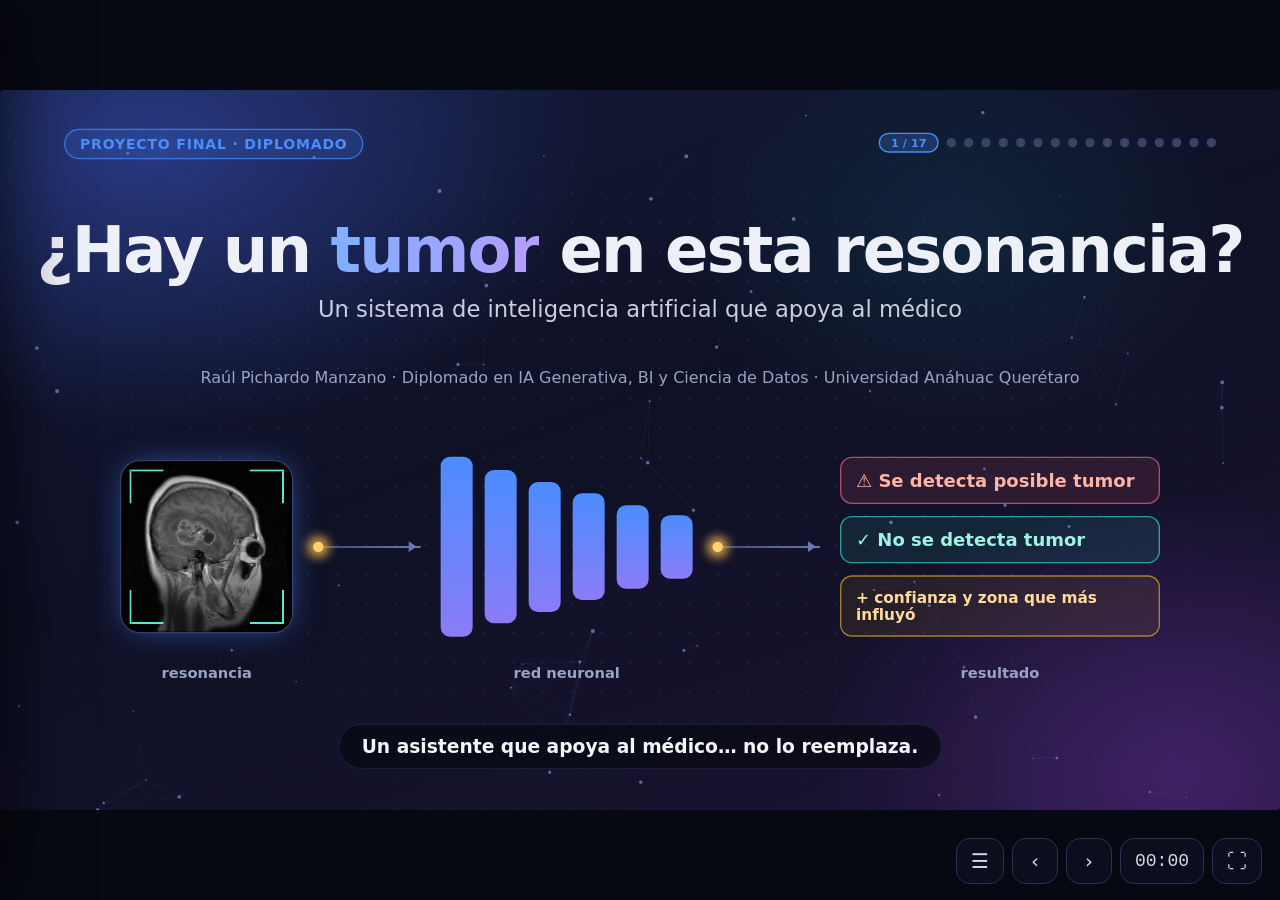
<file: presentacion/presentacion.html>
<!doctype html>
<html lang="es">
<head>
<meta charset="utf-8">
<meta name="viewport" content="width=device-width, initial-scale=1">
<title>Detección de tumores cerebrales con IA</title>
<style>
:root{
  --fondo:#0d1020; --texto:#eef0f7; --tenue:#9aa3c0; --tenue2:#69708c;
  --azul:#4b8dff; --verde:#2dd4bf; --naranja:#fb7a1e; --morado:#a78bfa; --rosa:#f0607f; --amarillo:#fbbf24;
  --tarjeta:rgba(20,24,44,.72); --borde:#2c3456;
  --sans:"Inter","Segoe UI Variable Display","Segoe UI",system-ui,-apple-system,Roboto,Arial,sans-serif;
  --mono:"JetBrains Mono","Cascadia Code","Consolas","Courier New",monospace;
  --acento:var(--azul);
}
*{box-sizing:border-box}
html,body{margin:0;height:100%;background:#070912;color:var(--texto);font-family:var(--sans);overflow:hidden}
button{font-family:inherit}
#escenario{position:absolute;left:50%;top:50%;width:1920px;height:1080px;transform-origin:center center;overflow:hidden;border-radius:6px}

/* ---------- fondo animado ---------- */
.fondo{position:absolute;inset:0;background:
  radial-gradient(1100px 700px at 12% 8%, rgba(56,82,190,.55), transparent 60%),
  radial-gradient(900px 700px at 92% 95%, rgba(110,54,170,.45), transparent 60%),
  radial-gradient(700px 500px at 75% 20%, rgba(30,120,150,.18), transparent 60%),
  linear-gradient(160deg,#141a3a 0%,#0e1126 45%,#1a1230 100%);
  animation:respira 18s ease-in-out infinite alternate}
@keyframes respira{from{filter:hue-rotate(0deg) brightness(1)}to{filter:hue-rotate(-14deg) brightness(1.08)}}
.rejilla{position:absolute;inset:0;background-image:radial-gradient(rgba(150,165,220,.12) 1.4px,transparent 1.6px);background-size:44px 44px;mask-image:radial-gradient(ellipse at center,#000 40%,transparent 85%)}
#particulas{position:absolute;inset:0}

/* ---------- cabecera fija ---------- */
.pildora{position:absolute;left:96px;top:58px;padding:9px 22px;border-radius:999px;font-size:21px;font-weight:700;letter-spacing:.06em;
  color:var(--acento);border:2px solid color-mix(in srgb,var(--acento) 70%,transparent);background:color-mix(in srgb,var(--acento) 14%,transparent);
  transition:color .6s,border-color .6s,background .6s;z-index:5}
.puntos{position:absolute;right:96px;top:64px;display:flex;gap:12px;align-items:center;z-index:5}
.puntos button{width:14px;height:14px;border-radius:999px;border:0;padding:0;background:#3a4266;cursor:pointer;transition:all .5s cubic-bezier(.2,.8,.2,1)}
.puntos button.visto{background:#5b6694}
.puntos button.actual{width:auto;height:30px;padding:0 16px;background:color-mix(in srgb,var(--acento) 22%,transparent);border:2px solid var(--acento);color:var(--acento);font-weight:700;font-size:17px}

/* ---------- diapositivas ---------- */
.slide{position:absolute;inset:0;opacity:0;visibility:hidden;transition:opacity .7s ease,visibility 0s linear .7s}
.slide.activa{opacity:1;visibility:visible;transition:opacity .7s ease}
.titulo{position:absolute;left:96px;top:118px;margin:0;font-size:68px;font-weight:800;letter-spacing:-.02em;line-height:1.08}
.subrayado{position:absolute;left:96px;top:208px;height:6px;width:0;border-radius:6px;background:var(--acento);transition:width .9s cubic-bezier(.2,.8,.2,1) .35s}
.slide.activa .subrayado{width:110px}
.cuerpo{position:absolute;left:96px;right:96px;top:268px;bottom:150px}

.en{opacity:0;transform:translateY(34px) scale(.98);filter:blur(6px)}
.slide.activa .en{opacity:1;transform:none;filter:none;transition:opacity .9s cubic-bezier(.2,.8,.2,1),transform .9s cubic-bezier(.2,.8,.2,1),filter .9s;transition-delay:calc(var(--d,0) * 1s)}
.slide.activa .en.izq{transition-delay:calc(var(--d,0) * 1s)}
.en.izq{transform:translateX(-50px)}
.en.der{transform:translateX(50px)}
.en.zoom{transform:scale(.85)}

.tarjeta{--c:var(--azul);position:relative;background:var(--tarjeta);border:2px solid var(--borde);border-radius:26px;padding:30px 34px;backdrop-filter:blur(6px)}
.tarjeta.brillo{border-color:color-mix(in srgb,var(--c) 75%,transparent);box-shadow:0 0 0 1px color-mix(in srgb,var(--c) 20%,transparent),0 0 42px -6px color-mix(in srgb,var(--c) 55%,transparent)}
.tarjeta.pulso{animation:pulso 2.6s ease-in-out infinite}
@keyframes pulso{50%{box-shadow:0 0 0 1px color-mix(in srgb,var(--c) 30%,transparent),0 0 70px 4px color-mix(in srgb,var(--c) 60%,transparent)}}
.c-azul{--c:var(--azul)} .c-verde{--c:var(--verde)} .c-naranja{--c:var(--naranja)} .c-morado{--c:var(--morado)} .c-rosa{--c:var(--rosa)} .c-amarillo{--c:var(--amarillo)}
.etiqueta{font-size:22px;font-weight:700;letter-spacing:.08em;text-transform:uppercase;color:var(--tenue)}
.grande{font-size:44px;font-weight:800;line-height:1.15}
.texto{font-size:30px;line-height:1.35;color:#d7dbea}
.tenue{color:var(--tenue)}
.mono{font-family:var(--mono)}
.chip{display:inline-flex;align-items:center;gap:10px;padding:10px 20px;border-radius:14px;border:2px solid var(--borde);background:#161a2e;font-size:24px;font-weight:600;color:#dfe3f2}
.chip b{font-family:var(--mono);font-weight:700}
.icono{width:1em;height:1em;vertical-align:-.12em}

/* ---------- narración ---------- */
.narracion{position:absolute;left:50%;bottom:62px;transform:translateX(-50%);max-width:1500px;padding:16px 34px;border-radius:999px;background:rgba(8,10,20,.78);
  border:1px solid #262c48;font-size:28px;font-weight:600;color:#f3f5fb;text-align:center;white-space:nowrap;z-index:5;transition:opacity .5s,transform .5s}
.narracion.cambia{opacity:0;transform:translateX(-50%) translateY(16px)}
.barra-avance{position:absolute;left:0;bottom:0;height:7px;width:0;background:linear-gradient(90deg,var(--azul),var(--morado),var(--verde));transition:width .8s cubic-bezier(.2,.8,.2,1);z-index:5}

/* ---------- controles (fuera del escenario) ---------- */
.controles{position:fixed;right:18px;bottom:16px;display:flex;gap:8px;z-index:50;opacity:.92;transition:opacity .6s}
.controles.oculto{opacity:0;pointer-events:none}
.controles button{min-width:46px;height:46px;border-radius:14px;border:1px solid #2f3657;background:rgba(15,18,34,.88);color:#e8ebf6;font-size:20px;cursor:pointer;padding:0 14px}
.controles button:hover,.controles button:focus-visible{background:#232a4b;outline:2px solid var(--azul);outline-offset:1px}
.reloj{font-family:var(--mono);font-size:18px!important}
.reloj.tarde{color:var(--naranja)}
.panel{position:fixed;left:0;top:0;bottom:0;width:380px;max-width:92vw;background:#0a0c18;box-shadow:20px 0 60px rgba(0,0,0,.6);border-right:1px solid #262c48;z-index:60;
  transform:translateX(-102%);transition:transform .45s cubic-bezier(.2,.8,.2,1);display:flex;flex-direction:column;color:var(--texto)}
.panel.abierto{transform:none}
.panel header{padding:22px 22px 10px;display:flex;justify-content:space-between;align-items:center}
.panel h2{margin:0;font-size:22px}
.panel .ayuda{padding:0 22px 12px;color:var(--tenue);font-size:14px;line-height:1.5}
.panel ol{list-style:none;margin:0;padding:6px 12px 20px;overflow:auto;flex:1}
.panel li{display:flex;align-items:center;gap:6px;margin:4px 0;border-radius:12px}
.panel li.actual{background:#1b2140}
.panel li.oculta .ir{opacity:.42;text-decoration:line-through}
.panel .ir{flex:1;text-align:left;background:none;border:0;color:inherit;font-size:16px;padding:11px 10px;border-radius:10px;cursor:pointer;display:flex;gap:10px}
.panel .ir span{font-family:var(--mono);color:var(--tenue);min-width:24px}
.panel .ojo{background:none;border:1px solid #2f3657;color:#cfd4e6;border-radius:10px;width:44px;height:38px;cursor:pointer;font-size:16px}
.panel .ojo[aria-pressed="false"]{color:#ff9b7a;border-color:#5a3a3a}
.panel .ir:hover,.panel .ojo:hover{background:#20274a}
.panel footer{padding:14px 22px;border-top:1px solid #262c48;display:flex;gap:10px}
.panel footer button,.panel header button{background:#1b2140;border:1px solid #2f3657;color:#e8ebf6;border-radius:10px;padding:9px 14px;cursor:pointer;font-size:14px}
.sr{position:absolute;width:1px;height:1px;overflow:hidden;clip:rect(0 0 0 0)}

/* =================== DIAPOSITIVA 1 · portada =================== */
.portada .sobre{position:absolute;left:0;right:0;top:170px;text-align:center}
.portada h1{margin:22px 0 0;font-size:96px;font-weight:800;letter-spacing:-.03em;line-height:1.02}
.portada h1 em{font-style:normal;background:linear-gradient(90deg,#7fb0ff,#b79cff,#5ee6d2);-webkit-background-clip:text;background-clip:text;color:transparent;background-size:200% 100%;animation:brillo 6s linear infinite}
@keyframes brillo{to{background-position:200% 0}}
.portada .sub{margin-top:18px;font-size:34px;color:#c9cee2}
.flujo{position:absolute;left:180px;right:180px;top:520px;height:330px;display:flex;align-items:center;justify-content:space-between}
.mri{position:relative;width:260px;height:260px;border-radius:30px;overflow:hidden;border:2px solid #34406a;background:#05060c;box-shadow:0 0 50px -10px rgba(75,141,255,.6)}
.mri img{width:100%;height:100%;object-fit:cover;opacity:.92}
.mri::after{content:"";position:absolute;left:0;right:0;height:70px;top:-70px;background:linear-gradient(180deg,transparent,rgba(94,230,210,.55),transparent);animation:escaneo 2.8s ease-in-out infinite}
@keyframes escaneo{to{top:260px}}
.esquinas{position:absolute;inset:12px;border:3px solid transparent;border-image:linear-gradient(#5ee6d2,#5ee6d2) 1;clip-path:polygon(0 0,22% 0,22% 4px,4px 4px,4px 22%,0 22%,0 78%,4px 78%,4px calc(100% - 4px),22% calc(100% - 4px),22% 100%,78% 100%,78% calc(100% - 4px),calc(100% - 4px) calc(100% - 4px),calc(100% - 4px) 78%,100% 78%,100% 22%,calc(100% - 4px) 22%,calc(100% - 4px) 4px,78% 4px,78% 0,100% 0,100% 100%,0 100%)}
.flecha{position:relative;flex:1;height:3px;margin:0 30px;background:linear-gradient(90deg,#3b4675,#6b78b0)}
.flecha::after{content:"";position:absolute;right:-2px;top:-7px;border:8px solid transparent;border-left:12px solid #6b78b0}
.flecha i{position:absolute;top:-6px;width:15px;height:15px;border-radius:50%;background:#ffd36b;box-shadow:0 0 18px 6px rgba(255,190,80,.7);animation:viaja 2.2s linear infinite}
.flecha i:nth-child(2){animation-delay:1.1s}
@keyframes viaja{from{left:0;opacity:0}15%{opacity:1}85%{opacity:1}to{left:100%;opacity:0}}
.capas{position:relative;display:flex;gap:18px;align-items:center;height:280px}
.capas span{display:block;width:48px;border-radius:14px;background:linear-gradient(180deg,#4b8dff,#8a7cf6);animation:late 2.4s ease-in-out infinite}
.capas span:nth-child(1){height:270px}.capas span:nth-child(2){height:230px;animation-delay:.15s}.capas span:nth-child(3){height:195px;animation-delay:.3s}
.capas span:nth-child(4){height:160px;animation-delay:.45s}.capas span:nth-child(5){height:125px;animation-delay:.6s}.capas span:nth-child(6){height:95px;animation-delay:.75s}
@keyframes late{50%{filter:brightness(1.45);box-shadow:0 0 26px rgba(138,124,246,.7)}}
.salidas{display:flex;flex-direction:column;gap:18px;width:480px}
.salida{display:flex;align-items:center;gap:16px;padding:18px 22px;border-radius:18px;font-size:27px;font-weight:700;border:2px solid}
.salida.si{color:#ffb3a1;border-color:rgba(240,96,127,.7);background:rgba(240,96,127,.12)}
.salida.no{color:#9ff2e4;border-color:rgba(45,212,191,.7);background:rgba(45,212,191,.1)}
.salida.zona{color:#ffd99a;border-color:rgba(251,191,36,.6);background:rgba(251,191,36,.08);font-size:23px}
.leyenda-flujo{position:absolute;left:180px;right:180px;top:862px;height:30px;color:var(--tenue);font-size:22px;font-weight:600}
.leyenda-flujo span{position:absolute;transform:translateX(-50%);white-space:nowrap}
.autor{position:absolute;left:0;right:0;top:418px;text-align:center;font-size:24px;color:var(--tenue)}

/* =================== 2 · el reto =================== */
.reto{display:grid;grid-template-columns:1fr 1fr;gap:56px}
.reto .casos{display:flex;flex-direction:column;gap:30px;justify-content:center}
.caso h3{margin:0 0 10px;font-size:40px}
.insignia{position:absolute;right:26px;top:-20px;padding:7px 16px;border-radius:999px;font-size:19px;font-weight:800;letter-spacing:.04em}
.rejilla100{display:grid;grid-template-columns:repeat(10,32px);gap:9px;justify-content:center}
.rejilla100 i{width:32px;height:32px;border-radius:50%;background:#2a3152;transition:background .3s,box-shadow .3s}
.rejilla100 i.ok{background:var(--azul);box-shadow:0 0 12px rgba(75,141,255,.6)}
.rejilla100 i.mal{background:var(--naranja);box-shadow:0 0 14px rgba(251,122,30,.8);animation:parpadeo 1.2s ease-in-out infinite}
@keyframes parpadeo{50%{transform:scale(.8)}}

/* =================== 3 · datos =================== */
.datos{display:grid;grid-template-columns:1.25fr 1fr;gap:54px}
.contadores{display:flex;align-items:center;gap:30px}
.contador{font-family:var(--mono);font-size:110px;font-weight:800;line-height:1}
.apilada{display:flex;height:64px;border-radius:16px;overflow:hidden;margin-top:36px;background:#1d2340}
.apilada span{height:100%;width:0;transition:width 1.4s cubic-bezier(.2,.8,.2,1)}
.lista-causas{display:grid;grid-template-columns:1fr 1fr;gap:12px 30px;margin-top:26px;font-size:24px}
.lista-causas div{display:flex;align-items:center;gap:12px}
.lista-causas i{width:18px;height:18px;border-radius:5px;flex:none}
.lista-causas b{font-family:var(--mono);margin-left:auto}
.espejo{display:flex;flex-direction:column;align-items:center;justify-content:center;gap:22px}
.par{display:flex;gap:26px}
.par figure{margin:0;text-align:center}
.par img{width:300px;height:300px;border-radius:22px;border:2px solid #34406a;display:block}
.par figcaption{margin-top:10px;font-size:20px;color:var(--tenue)}
.gira{animation:gira 5s ease-in-out infinite}
@keyframes gira{0%,30%{transform:perspective(900px) rotateY(0)}45%,85%{transform:perspective(900px) rotateY(180deg)}100%{transform:perspective(900px) rotateY(360deg)}}
.credito{position:absolute;left:0;bottom:0;font-size:17px;color:var(--tenue2)}

/* =================== 4 · sin trampa =================== */
.division{display:flex;height:140px;border-radius:22px;overflow:hidden;font-weight:800}
.division div{display:flex;flex-direction:column;justify-content:center;padding:0 34px;position:relative}
.division .ent{flex:80;background:linear-gradient(90deg,rgba(75,141,255,.35),rgba(75,141,255,.18));border:2px solid rgba(75,141,255,.7);border-radius:22px 0 0 22px}
.division .exa{flex:20;background:rgba(251,122,30,.18);border:2px solid rgba(251,122,30,.8);border-radius:0 22px 22px 0;animation:pulsoN 2.4s ease-in-out infinite}
@keyframes pulsoN{50%{box-shadow:inset 0 0 40px rgba(251,122,30,.4)}}
.division .num{font-family:var(--mono);font-size:46px}
.division small{font-size:22px;color:#d7dbea;font-weight:600}
.candado{position:absolute;right:24px;top:50%;transform:translateY(-50%);font-size:54px}
.kfold{display:grid;grid-template-columns:150px repeat(5,1fr);gap:10px;align-items:center}
.kfold span{height:46px;border-radius:10px;background:rgba(75,141,255,.25);border:1px solid rgba(75,141,255,.5);transition:all .5s}
.kfold span.prueba{background:rgba(167,139,250,.75);border-color:#c4b5fd;box-shadow:0 0 20px rgba(167,139,250,.7)}
.kfold label{font-size:21px;color:var(--tenue);font-weight:600}

/* =================== 5 · EDA =================== */
.eda{display:grid;grid-template-columns:1fr 1fr;gap:56px}
.grafica-brillo{position:relative;height:calc(100% - 40px)}
.barra-v{position:absolute;bottom:90px;width:170px;border-radius:18px 18px 6px 6px;height:0;transition:height 1.5s cubic-bezier(.2,.8,.2,1)}
.bigote{position:absolute;width:3px;background:#fff;opacity:0;transition:opacity .6s 1.5s}
.bigote::before,.bigote::after{content:"";position:absolute;left:-14px;width:31px;height:3px;background:#fff}
.bigote::before{top:0}.bigote::after{bottom:0}
.slide.activa .bigote{opacity:.9}
.valor-v{position:absolute;font-family:var(--mono);font-size:40px;font-weight:800;text-align:center;width:170px}
.nombre-v{position:absolute;bottom:40px;width:170px;text-align:center;font-size:25px;font-weight:700}
.eje-v{position:absolute;left:40px;right:20px;bottom:88px;height:3px;background:#3b4675}

/* =================== 6 · cómo aprende =================== */
.tuberia{display:flex;align-items:center;gap:0;height:310px}
.tuberia .paso{flex:none;text-align:center}
.mini-mri{width:200px;height:200px;border-radius:22px;overflow:hidden;border:2px solid #34406a;position:relative}
.mini-mri img{width:100%;height:100%;object-fit:cover}
.mini-mri::after{content:"";position:absolute;left:0;right:0;height:50px;top:-50px;background:linear-gradient(180deg,transparent,rgba(94,230,210,.5),transparent);animation:escaneo2 2.4s ease-in-out infinite}
@keyframes escaneo2{to{top:200px}}
.vector{display:grid;grid-template-columns:repeat(8,26px);gap:6px}
.vector i{width:26px;height:26px;border-radius:6px;background:var(--verde);animation:titila 1.8s ease-in-out infinite}
@keyframes titila{0%,100%{opacity:.25}50%{opacity:1}}
.competidores{display:flex;gap:18px;margin-top:40px;flex-wrap:wrap}
.competidor{cursor:pointer;border:2px solid #34406a;background:#141a32;color:var(--texto);border-radius:18px;padding:18px 24px;font-size:25px;font-weight:700;transition:all .35s}
.competidor:hover,.competidor:focus-visible{transform:translateY(-4px);border-color:var(--azul);outline:none}
.competidor.sel{border-color:var(--c);background:color-mix(in srgb,var(--c) 18%,#141a32);box-shadow:0 0 30px -4px color-mix(in srgb,var(--c) 70%,transparent)}
.descripcion{margin-top:28px;min-height:120px;font-size:32px;line-height:1.35;color:#e2e6f3;transition:opacity .4s}

/* =================== 7 · curva =================== */
.curva{display:grid;grid-template-columns:1.55fr 1fr;gap:46px}
.curva svg{width:100%;height:100%;overflow:visible}
.curva text{font-family:var(--sans);fill:var(--tenue);font-size:22px}
.trazo{fill:none;stroke-width:6;stroke-linecap:round;stroke-linejoin:round}
.lado{display:flex;flex-direction:column;gap:24px;justify-content:center}

/* =================== 8 · quién ganó =================== */
.pestanas{display:flex;gap:14px;margin-bottom:34px}
.pestana{border:2px solid #34406a;background:#141a32;color:#dfe3f2;border-radius:999px;padding:12px 26px;font-size:24px;font-weight:700;cursor:pointer;transition:all .3s}
.pestana[aria-selected="true"]{border-color:var(--azul);background:rgba(75,141,255,.2);color:#fff;box-shadow:0 0 24px -4px rgba(75,141,255,.7)}
.filas{position:relative;display:flex;flex-direction:column;gap:22px}
.fila{display:grid;grid-template-columns:400px 1fr 170px;align-items:center;gap:24px}
.fila .nom{font-size:28px;font-weight:700;display:flex;align-items:center;gap:12px}
.fila .pista{position:relative;height:56px;border-radius:14px;background:#1a2040;overflow:hidden}
.fila .rel{position:absolute;left:0;top:0;bottom:0;width:0;border-radius:14px;transition:width 1.2s cubic-bezier(.2,.8,.2,1),background .5s}
.fila .val{font-family:var(--mono);font-size:36px;font-weight:800;text-align:right}
.fila.mejor .rel{box-shadow:0 0 30px rgba(45,212,191,.8)}
.corona{font-size:28px;opacity:0;transition:opacity .4s}
.fila.mejor .corona{opacity:1}
.meta{position:absolute;top:-14px;bottom:-14px;width:0;border-left:4px dashed var(--amarillo);transition:left 1s,opacity .5s;z-index:2}
.meta span{position:absolute;top:-34px;left:-60px;width:120px;text-align:center;color:var(--amarillo);font-weight:800;font-size:20px}
.nota-escala{margin-top:22px;font-size:21px;color:var(--tenue)}

/* =================== 9 · honesta =================== */
.honesta{display:grid;grid-template-columns:1fr 1fr;grid-template-rows:auto auto auto;gap:26px}
.honesta .tarjeta{display:flex;gap:24px;align-items:center;padding:26px 30px}
.honesta .tarjeta .ico{font-size:64px;flex:none;width:90px;text-align:center;line-height:1;animation:flota 4s ease-in-out infinite}
.honesta .tarjeta div{font-size:28px;line-height:1.3}
.honesta .tarjeta b.n{font-family:var(--mono);font-size:40px;display:block}
.mensaje{grid-column:1 / -1;display:grid;place-items:center;text-align:center;font-size:44px;font-weight:800;padding:26px;border-radius:24px;
  background:linear-gradient(90deg,rgba(75,141,255,.16),rgba(167,139,250,.2),rgba(45,212,191,.16));border:2px solid #3e4a7c}

/* =================== 10 · app =================== */
.app{display:grid;grid-template-columns:1.45fr 1fr;gap:48px;align-items:center}
.pantalla{border-radius:22px;overflow:hidden;border:2px solid #3a4677;box-shadow:0 30px 80px -20px rgba(0,0,0,.8),0 0 60px -10px rgba(75,141,255,.5);animation:flota 6s ease-in-out infinite}
.pantalla img{display:block;width:100%}
@keyframes flota{50%{transform:translateY(-12px)}}
.pasos{display:flex;flex-direction:column;gap:20px}
.pasoapp{display:flex;align-items:center;gap:20px;font-size:30px;font-weight:700}
.pasoapp i{font-style:normal;flex:none;width:58px;height:58px;border-radius:50%;display:grid;place-items:center;font-family:var(--mono);font-size:26px;background:rgba(75,141,255,.2);border:2px solid var(--azul);color:#cfe0ff}
.pasoapp small{display:block;font-size:22px;font-weight:500;color:var(--tenue)}

/* =================== 11 · admin =================== */
.admin{display:grid;grid-template-columns:1fr 1.15fr;gap:48px}
.funciones{display:grid;grid-template-columns:1fr 1fr;gap:22px;align-content:center}
.funciones .tarjeta{padding:26px}
.funciones .ico{font-size:48px}
.funciones h3{margin:8px 0 6px;font-size:30px}
.funciones p{margin:0;font-size:22px;color:var(--tenue);line-height:1.35}
.deslizador input{width:100%;accent-color:var(--azul);height:34px;cursor:pointer}
.marcas{display:flex;justify-content:space-between;font-family:var(--mono);color:var(--tenue);font-size:20px}
.lectura{display:grid;grid-template-columns:1fr 1fr;gap:20px;margin-top:20px}
.lectura .tarjeta{padding:22px 24px}
.lectura .n{font-family:var(--mono);font-size:64px;font-weight:800;line-height:1.1}
.mini-barra{height:14px;border-radius:8px;background:#1d2340;overflow:hidden;margin-top:12px}
.mini-barra span{display:block;height:100%;transition:width .5s cubic-bezier(.2,.8,.2,1)}
.umbral-valor{font-family:var(--mono);font-size:72px;font-weight:800;color:#cfe0ff}

/* =================== 12 · datos e IA =================== */
.bi{display:grid;grid-template-columns:1fr 1.1fr;gap:44px}
.estrella svg{width:100%;height:100%;overflow:visible}
.estrella text{font-family:var(--sans);font-weight:700;fill:#eef0f7;font-size:24px;text-anchor:middle;dominant-baseline:middle}
.chat{display:flex;flex-direction:column;gap:16px;height:100%;padding:28px}
.burbuja{max-width:88%;padding:16px 22px;border-radius:20px;font-size:26px;line-height:1.35;animation:aparece .45s cubic-bezier(.2,.8,.2,1) both}
@keyframes aparece{from{opacity:0;transform:translateY(14px)}}
.burbuja.usuario{align-self:flex-end;background:rgba(75,141,255,.25);border:1px solid rgba(75,141,255,.6);border-bottom-right-radius:6px}
.burbuja.ia{align-self:flex-start;background:rgba(45,212,191,.14);border:1px solid rgba(45,212,191,.5);border-bottom-left-radius:6px}
.burbuja.sql{align-self:flex-start;font-family:var(--mono);font-size:20px;white-space:pre;background:#0b0e1c;border:1px solid #2f3657;color:#a9c3ff}
.burbuja.bloqueo{align-self:flex-start;background:rgba(240,96,127,.16);border:1px solid rgba(240,96,127,.7);color:#ffc2cf;font-weight:700}
.cursor::after{content:"▍";animation:parpadeo2 .8s steps(1) infinite;margin-left:2px;color:#9fb4ff}
@keyframes parpadeo2{50%{opacity:0}}

/* =================== la red neuronal por dentro =================== */
.arquitectura{display:flex;align-items:stretch;gap:0;height:250px}
.bloque-red{flex:1;display:flex;flex-direction:column;justify-content:center;align-items:center;text-align:center;gap:8px;padding:16px 12px;border-radius:20px;
  border:2px solid color-mix(in srgb,var(--c) 70%,transparent);background:color-mix(in srgb,var(--c) 12%,#141a32);transition:box-shadow .5s,transform .5s}
.bloque-red.vivo{box-shadow:0 0 34px -4px color-mix(in srgb,var(--c) 75%,transparent);transform:translateY(-4px)}
.bloque-red b{font-size:25px;line-height:1.15}
.bloque-red small{font-size:18px;color:#c3c9e0;line-height:1.3}
.bloque-red img{width:92px;height:92px;border-radius:14px;border:2px solid #34406a}
.bloque-red .mini-capas{display:flex;gap:6px;align-items:center;height:86px}
.bloque-red .mini-capas i{width:16px;border-radius:5px;background:linear-gradient(180deg,#4b8dff,#8a7cf6);animation:late 2.4s ease-in-out infinite}
.bloque-red .escala{font-family:var(--mono);font-size:22px;font-weight:700}
.unir{flex:0 0 46px;position:relative;align-self:center;height:3px;background:#4a5585}
.unir::after{content:"";position:absolute;right:-2px;top:-6px;border:7px solid transparent;border-left:10px solid #6b78b0}
.unir i{position:absolute;top:-5px;width:13px;height:13px;border-radius:50%;background:#ffd36b;box-shadow:0 0 14px 4px rgba(255,190,80,.7);animation:viaja 1.6s linear infinite}
.salidas-red{flex:1.1;display:flex;flex-direction:column;gap:12px}
.salidas-red .bloque-red{flex:1;padding:10px}
.datos-entreno{margin-top:16px;display:flex;flex-wrap:wrap;gap:10px;justify-content:center}
.datos-entreno .chip{font-size:20px;padding:7px 16px}
.red-abajo{display:grid;grid-template-columns:1fr 1.25fr;gap:26px;margin-top:22px}
.normal-pasos{display:flex;flex-direction:column;gap:14px;margin-top:12px}
.normal-pasos div{display:flex;align-items:center;gap:16px;font-size:24px;font-weight:700}
.normal-pasos span{flex:none;width:52px;height:52px;border-radius:14px;display:grid;place-items:center;font-size:26px;background:#1c2244;border:1px solid #34406a}
.normal-pasos small{display:block;font-size:18px;font-weight:500;color:var(--tenue)}
.costo-cab{display:flex;justify-content:space-between;align-items:center;gap:16px}
.costo-cab input{flex:1;accent-color:var(--naranja);height:30px;cursor:pointer}
.costo-filas{display:flex;flex-direction:column;gap:9px;margin-top:10px}
.costo-fila{display:grid;grid-template-columns:200px 1fr 70px;align-items:center;gap:12px;font-size:20px;font-weight:700}
.costo-fila .pista{height:28px;border-radius:8px;background:#1a2040;overflow:hidden}
.costo-fila .rel{height:100%;width:0;border-radius:8px;transition:width .7s cubic-bezier(.2,.8,.2,1),background .4s}
.costo-fila .v{font-family:var(--mono);text-align:right}

/* =================== los 5 pliegues =================== */
.pliegues{display:grid;grid-template-columns:.95fr 1.35fr;gap:30px}
.rondas{display:flex;flex-direction:column;gap:12px}
.ronda{display:grid;grid-template-columns:110px 1fr;align-items:center;gap:12px;cursor:pointer;border-radius:12px;padding:4px 6px;transition:background .3s}
.ronda:hover{background:#1a2040}
.ronda label{font-size:21px;font-weight:700;color:#c3c9e0;cursor:pointer}
.ronda .partes{display:grid;grid-template-columns:repeat(5,1fr);gap:6px}
.ronda .partes span{height:44px;border-radius:9px;background:rgba(75,141,255,.28);border:1px solid rgba(75,141,255,.55);transition:all .45s}
.ronda .partes span.val{background:rgba(251,191,36,.85);border-color:#fde68a;box-shadow:0 0 18px rgba(251,191,36,.6)}
.ronda.act{background:#1c2347}
.ronda.act label{color:#fff}
.leyenda-pl{display:flex;gap:22px;font-size:19px;color:var(--tenue);margin-top:6px}
.leyenda-pl i{display:inline-block;width:16px;height:16px;border-radius:4px;vertical-align:-2px;margin-right:6px}
.calor{width:100%;border-collapse:separate;border-spacing:6px;table-layout:fixed}
.calor th{font-size:18px;font-weight:700;color:var(--tenue);padding:2px;transition:color .3s}
.calor th.act{color:var(--amarillo)}
.calor th.mod{text-align:left;color:#e3e7f5;font-size:20px;width:190px}
.calor td{height:58px;border-radius:9px;text-align:center;font-family:var(--mono);font-size:21px;font-weight:800;color:#0b0e1c;transition:background .5s,outline-color .3s;outline:3px solid transparent;outline-offset:-2px}
.calor td.act{outline-color:#fff}
.calor td.prom{background:#1b2140!important;color:#e9ecf7;font-size:18px;width:150px}
.calor th.prom{width:150px}
.nota-pl{font-size:18px;color:var(--tenue);margin-top:8px}

/* =================== Power BI simulado =================== */
.pbi{position:absolute;left:96px;right:96px;top:246px;bottom:132px;border-radius:14px;overflow:hidden;background:#f3f2f1;color:#252423;
  font-family:"Segoe UI","Segoe UI Variable Text",var(--sans);display:grid;grid-template-rows:46px 1fr 42px;
  box-shadow:0 30px 80px -20px rgba(0,0,0,.85),0 0 60px -12px rgba(242,200,17,.45)}
.pbi-barra{background:#1b1a19;color:#fff;display:flex;align-items:center;gap:14px;padding:0 18px;font-size:18px}
.pbi-barra .archivo{color:#c8c6c4;font-size:16px}
.pbi-barra .sim{margin-left:auto;font-size:15px;color:#1b1a19;background:#f2c811;border-radius:999px;padding:4px 14px;font-weight:700}
.pbi-lienzo{position:relative;padding:14px;display:grid;gap:12px;min-height:0}
.pbi-l1{grid-template-columns:230px 1fr 1fr;grid-template-rows:132px 1fr;grid-template-areas:"slicer kpis kpis" "slicer barras disp"}
.pbi-l2{grid-template-columns:1.3fr 1fr .78fr;grid-template-rows:1fr 1fr;grid-template-areas:"linea matriz gauge" "linea dona slicer"}
.pbi-visual{background:#fff;border-radius:6px;box-shadow:0 1px 4px rgba(0,0,0,.13);padding:10px 16px;position:relative;min-height:0;display:flex;flex-direction:column;transition:box-shadow .3s}
.pbi-visual:hover{box-shadow:0 0 0 2px #c8c6c4,0 4px 14px rgba(0,0,0,.12)}
.pbi-visual h4{margin:0 0 4px;font-size:18px;font-weight:600;color:#252423}
.pbi-visual svg{flex:1;width:100%;min-height:0;overflow:visible}
.pbi-visual svg text{font-family:"Segoe UI",var(--sans);fill:#605e5c;font-size:15px}
.pbi-slicer{gap:8px}
.pbi-slicer button{display:flex;align-items:center;gap:10px;width:100%;text-align:left;border:1px solid #e1dfdd;background:#fff;border-radius:4px;padding:9px 10px;font:600 16px "Segoe UI",var(--sans);color:#323130;cursor:pointer;transition:all .25s}
.pbi-slicer button i{width:16px;height:16px;border-radius:3px;border:2px solid #8a8886;flex:none;transition:all .25s}
.pbi-slicer button[aria-pressed="true"]{background:#eff6fc;border-color:#118dff}
.pbi-slicer button[aria-pressed="true"] i{background:var(--cm);border-color:var(--cm)}
.pbi-slicer button:hover{background:#f3f2f1}
.pbi-kpis{grid-area:kpis;display:grid;grid-template-columns:repeat(4,1fr);gap:12px}
.pbi-kpi{align-items:center;justify-content:center;text-align:center}
.pbi-kpi .v{font-size:46px;font-weight:600;color:#252423;line-height:1.1;font-variant-numeric:tabular-nums}
.pbi-kpi .l{font-size:16px;color:#605e5c}
.pbi-kpi.alerta .v{color:#c4314b}
.pbi-tip{position:absolute;z-index:9;pointer-events:none;background:#fff;color:#252423;border-radius:4px;box-shadow:0 4px 18px rgba(0,0,0,.28);padding:8px 12px;font-size:16px;line-height:1.45;opacity:0;transition:opacity .15s;white-space:nowrap}
.pbi-tip b{display:block;font-size:15px;color:#605e5c;font-weight:600}
.pbi-pestanas{background:#e1dfdd;display:flex;gap:3px;padding:0 14px;align-items:flex-end}
.pbi-pestanas button{border:0;background:#f3f2f1;color:#605e5c;font:500 16px "Segoe UI",var(--sans);padding:9px 18px;border-radius:4px 4px 0 0;cursor:pointer}
.pbi-pestanas button.act{background:#fff;color:#252423;font-weight:700;box-shadow:inset 0 -3px 0 #f2c811}
.pbi-pestanas button:hover{color:#252423}
.pbi-matriz{width:100%;table-layout:fixed;border-collapse:separate;border-spacing:6px;font-size:17px;margin-top:2px}
.pbi-matriz th{font-weight:600;color:#605e5c;font-size:15px;text-align:center;padding:0 2px 2px}
.pbi-matriz th:first-child{width:24%}
.pbi-matriz th.fila{text-align:left;font-size:16px;color:#323130;vertical-align:middle}
.pbi-matriz td{height:88px;text-align:center;font-size:36px;font-weight:600;line-height:1.05;border-radius:4px;transition:background .5s;cursor:default;font-variant-numeric:tabular-nums}
.pbi-matriz td small{display:block;font-size:14px;font-weight:600;color:#3b3a39;opacity:.85}
.pbi-leyenda{display:flex;flex-wrap:wrap;gap:6px 16px;font-size:15px;color:#605e5c;margin-top:4px}
.pbi-leyenda span{display:flex;align-items:center;gap:6px;cursor:pointer}
.pbi-leyenda span i{width:12px;height:12px;border-radius:50%}
.pbi-leyenda span.apagado{opacity:.4}
.pbi-pista{position:absolute;right:18px;top:12px;font-size:14px;font-weight:700;color:#0f6cbd;background:#eff6fc;border-radius:999px;padding:3px 10px;animation:latido 1.6s ease-in-out infinite}
@keyframes latido{50%{transform:scale(1.07)}}
.pbi rect.barra-pbi{transition:width 1s cubic-bezier(.2,.8,.2,1),opacity .35s}
.pbi circle.punto-pbi{transition:r .35s,opacity .35s,stroke-width .35s;cursor:pointer}
.pbi path.linea-pbi{transition:stroke .35s,stroke-width .35s,opacity .35s}

/* =================== 13 · cierre =================== */
.cierre{display:grid;grid-template-columns:repeat(3,1fr);gap:28px}
.cierre .tarjeta{padding:34px 30px;min-height:250px}
.cierre .n{font-family:var(--mono);font-size:58px;font-weight:800;opacity:.9}
.cierre h3{margin:10px 0 0;font-size:34px;line-height:1.25}
.limites{display:flex;gap:16px;justify-content:center;margin-top:40px;flex-wrap:wrap}
.gracias{text-align:center;margin-top:44px;font-size:84px;font-weight:800;letter-spacing:-.02em}
.gracias span{font-size:38px;font-weight:700;color:var(--tenue);display:block;margin-top:6px}
</style>
</head>
<body>
<div id="escenario" role="region" aria-roledescription="presentación" aria-label="Detección de tumores cerebrales con IA">
  <div class="fondo"></div>
  <div class="rejilla"></div>
  <canvas id="particulas" width="1920" height="1080" aria-hidden="true"></canvas>

  <div class="pildora" id="pildora">PROYECTO FINAL</div>
  <nav class="puntos" id="puntos" aria-label="Diapositivas"></nav>

  <!-- 1 · PORTADA -->
  <section class="slide portada" data-titulo="Portada" data-parte="PROYECTO FINAL · DIPLOMADO" data-color="azul"
    data-narracion="Un asistente que apoya al médico… no lo reemplaza.">
    <div class="sobre">
      <h1 class="en" style="--d:.1">¿Hay un <em>tumor</em> en esta resonancia?</h1>
      <div class="sub en" style="--d:.35">Un sistema de inteligencia artificial que apoya al médico</div>
    </div>
    <div class="autor en" style="--d:.55">Raúl Pichardo Manzano · Diplomado en IA Generativa, BI y Ciencia de Datos · Universidad Anáhuac Querétaro</div>
    <div class="flujo">
      <div class="mri en zoom" style="--d:.7"><img src="img/par_b.jpg" alt="Resonancia magnética de ejemplo"><div class="esquinas"></div></div>
      <div class="flecha en" style="--d:.9"><i></i><i></i></div>
      <div class="capas en" style="--d:1.0" aria-label="Red neuronal"><span></span><span></span><span></span><span></span><span></span><span></span></div>
      <div class="flecha en" style="--d:1.15"><i></i><i></i></div>
      <div class="salidas">
        <div class="salida si en der" style="--d:1.3">⚠ Se detecta posible tumor</div>
        <div class="salida no en der" style="--d:1.45">✓ No se detecta tumor</div>
        <div class="salida zona en der" style="--d:1.6">+ confianza y zona que más influyó</div>
      </div>
    </div>
    <div class="leyenda-flujo en" style="--d:1.7"><span id="ley-mri">resonancia</span><span id="ley-red">red neuronal</span><span id="ley-res">resultado</span></div>
  </section>

  <!-- 2 · EL RETO -->
  <section class="slide" data-titulo="El reto" data-anim="reto" data-parte="PARTE 1 · EL PROBLEMA" data-color="naranja"
    data-narracion="Por eso medimos sobre todo cuántos tumores detecta: la sensibilidad.">
    <h2 class="titulo en">No todos los errores pesan igual</h2><div class="subrayado"></div>
    <div class="cuerpo reto">
      <div class="casos">
        <div class="tarjeta brillo pulso c-naranja caso en izq" style="--d:.3">
          <span class="insignia" style="background:var(--naranja);color:#1a0d02">EL MÁS GRAVE</span>
          <h3>Falso negativo</h3><div class="texto">Dice <b>“sin tumor”</b>… y sí había.</div>
        </div>
        <div class="tarjeta brillo c-azul caso en izq" style="--d:.55">
          <span class="insignia" style="background:var(--azul);color:#06122b">UN ESTUDIO DE MÁS</span>
          <h3>Falso positivo</h3><div class="texto">Dice <b>“tumor”</b>… y no había.</div>
        </div>
      </div>
      <div class="tarjeta brillo c-verde en der" style="--d:.7;display:flex;flex-direction:column;align-items:center;justify-content:center;gap:26px">
        <div class="etiqueta">La meta · sensibilidad</div>
        <div class="rejilla100" id="rejilla100" aria-label="98 de cada 100 tumores detectados"></div>
        <div class="grande" style="text-align:center">Detectar <span class="mono" style="color:var(--verde)">98</span> de cada <span class="mono">100</span> tumores</div>
      </div>
    </div>
  </section>

  <!-- 3 · LOS DATOS -->
  <section class="slide" data-titulo="Los datos" data-anim="datos" data-parte="PARTE 2 · LOS DATOS" data-color="verde"
    data-narracion="Casi la mitad eran copias: sin quitarlas, el examen sería trampa.">
    <h2 class="titulo en">La mitad eran copias</h2><div class="subrayado"></div>
    <div class="cuerpo datos">
      <div>
        <div class="contadores en" style="--d:.3">
          <div><div class="etiqueta">Descargadas</div><div class="contador" data-contar="7200">0</div></div>
          <div style="font-size:70px;color:var(--tenue)">→</div>
          <div><div class="etiqueta">Únicas</div><div class="contador" style="color:var(--verde)" data-contar="3600" data-retardo="900">0</div></div>
        </div>
        <div class="apilada en" style="--d:.6" id="apilada"></div>
        <div class="lista-causas en" style="--d:.8" id="causas"></div>
        <div class="en" style="--d:1;margin-top:30px;display:flex;gap:14px">
          <span class="chip">Con tumor <b data-contar="3233">0</b></span>
          <span class="chip">Sin tumor <b data-contar="367">0</b></span>
        </div>
      </div>
      <div class="tarjeta brillo c-verde espejo en der" style="--d:.5">
        <div class="par">
          <figure><img src="img/par_a.jpg" alt="Resonancia original"><figcaption>original</figcaption></figure>
          <figure><img class="gira" src="img/par_b.jpg" alt="La misma resonancia volteada en espejo"><figcaption>¿otra imagen?</figcaption></figure>
        </div>
        <div class="grande" style="text-align:center">¡La misma, volteada!</div>
      </div>
      <div class="credito">Dataset: Brain Tumor MRI Dataset · Masoud Nickparvar · Kaggle · CC BY 4.0</div>
    </div>
  </section>

  <!-- 4 · SIN TRAMPA -->
  <section class="slide" data-titulo="Sin hacer trampa" data-anim="trampa" data-parte="PARTE 2 · LOS DATOS" data-color="morado"
    data-narracion="Como estudiar con exámenes de práctica… y guardar el examen final bajo llave.">
    <h2 class="titulo en">Un examen final que nadie vio</h2><div class="subrayado"></div>
    <div class="cuerpo">
      <div class="division en" style="--d:.3">
        <div class="ent"><span class="num" data-contar="2880">0</span><small>para aprender · 80 %</small></div>
        <div class="exa"><span class="num" data-contar="720">0</span><small>examen final · 20 %</small><span class="candado" aria-hidden="true">🔒</span></div>
      </div>
      <div style="display:grid;grid-template-columns:1.35fr 1fr;gap:46px;margin-top:46px">
        <div class="tarjeta en" style="--d:.6">
          <div class="etiqueta" style="margin-bottom:18px">Validación cruzada · 5 rondas</div>
          <div class="kfold" id="kfold"></div>
          <div class="texto tenue" style="margin-top:16px;font-size:24px">Cada parte es “examen de práctica” una vez</div>
        </div>
        <div class="tarjeta brillo c-morado en der" style="--d:.8;display:flex;flex-direction:column;justify-content:center;gap:16px">
          <div style="font-size:64px">🔗</div>
          <div class="grande">Imágenes parecidas, siempre del mismo lado</div>
          <div class="texto tenue" style="font-size:24px">Así ninguna “se copia” del entrenamiento</div>
        </div>
      </div>
    </div>
  </section>

  <!-- 5 · LA RED NEURONAL POR DENTRO -->
  <section class="slide" data-titulo="La red neuronal por dentro" data-anim="red" data-parte="PARTE 2 · EL MODELO" data-color="morado"
    data-narracion="Usamos una red que ya sabe ver formas; nosotros entrenamos solo la parte final.">
    <h2 class="titulo en">La red neuronal por dentro</h2><div class="subrayado"></div>
    <div class="cuerpo">
      <div class="arquitectura en" style="--d:.3" aria-label="Arquitectura de la red: imagen, normalización, MobileNetV2 congelada, promedio global, capa densa con dropout y dos salidas">
        <div class="bloque-red" style="--c:#4b8dff"><img src="img/par_a.jpg" alt=""><b>Imagen</b><small>160 × 160 · 3 canales</small></div>
        <div class="unir"><i></i></div>
        <div class="bloque-red" style="--c:#2dd4bf"><span class="escala">0…255<br>→ −1…1</span><b>Normalización</b><small>dentro del modelo</small></div>
        <div class="unir"><i></i></div>
        <div class="bloque-red" style="--c:#a78bfa;flex:1.25"><div class="mini-capas"><i style="height:86px"></i><i style="height:72px;animation-delay:.2s"></i><i style="height:58px;animation-delay:.4s"></i><i style="height:44px;animation-delay:.6s"></i><i style="height:32px;animation-delay:.8s"></i></div><b>MobileNetV2</b><small>congelada · ya sabe ver<br>2.26 M parámetros</small></div>
        <div class="unir"><i></i></div>
        <div class="bloque-red" style="--c:#4b8dff"><span class="escala">1,280</span><b>Promedio global</b><small>números por imagen</small></div>
        <div class="unir"><i></i></div>
        <div class="bloque-red" style="--c:#fbbf24"><span class="escala">256</span><b>Capa densa</b><small>ReLU + dropout 30 %<br>(apaga neuronas al azar)</small></div>
        <div class="unir"><i></i></div>
        <div class="salidas-red">
          <div class="bloque-red" style="--c:#f0607f"><b>¿Tumor?</b><small>sigmoide · 0 a 1</small></div>
          <div class="bloque-red" style="--c:#fb7a1e"><b>¿Qué tipo?</b><small>softmax · 3 tipos</small></div>
        </div>
      </div>
      <div class="datos-entreno en" style="--d:.6">
        <span class="chip">Se entrenan <b>328,964</b> parámetros</span>
        <span class="chip">Adam · tasa <b>0.001</b></span>
        <span class="chip">Lote <b>64</b></span>
        <span class="chip">Detención temprana · paciencia <b>8</b></span>
        <span class="chip">Cada imagen sin tumor pesa <b>≈ 9×</b></span>
      </div>
      <div class="red-abajo">
        <div class="tarjeta brillo c-verde en izq" style="--d:.8;padding:22px 28px">
          <div class="etiqueta">Normalización de los datos</div>
          <div class="normal-pasos">
            <div><span>✂️</span><div>Recorte del cerebro<small>se quita el fondo negro</small></div></div>
            <div><span>📐</span><div>Mismo tamaño<small>160 × 160 píxeles para todas</small></div></div>
            <div><span>⚖️</span><div>Misma escala<small>de 0…255 a −1…1, como aprendió MobileNetV2</small></div></div>
          </div>
        </div>
        <div class="tarjeta brillo c-naranja en der" style="--d:1;padding:20px 28px">
          <div class="costo-cab">
            <div><div class="etiqueta" style="color:#ffb27a">Costo esperado del error</div><div style="font-size:21px;color:#d7dbea">1 tumor sin detectar = <b class="mono" id="costo-r" style="color:var(--naranja)">20</b> falsas alarmas <span class="tenue">(supuesto)</span></div></div>
          </div>
          <label class="sr" for="costo-red">Cuántas falsas alarmas equivale un tumor sin detectar</label>
          <input id="costo-red" type="range" min="1" max="50" step="1" value="20" style="width:100%">
          <div class="costo-filas" id="costo-filas"></div>
          <div class="tenue" style="font-size:16px;margin-top:8px">Costo por cada 100 estudios = (tumores sin detectar × peso + falsas alarmas) ÷ 720 × 100 · errores reales del examen final</div>
        </div>
      </div>
    </div>
  </section>

  <!-- 6 · EDA -->
  <section class="slide" data-titulo="Lo que dicen los datos" data-anim="eda" data-parte="PARTE 3 · ESTADÍSTICA" data-color="amarillo"
    data-narracion="La estadística nos avisó de una trampa antes de entrenar.">
    <h2 class="titulo en">Las imágenes sin tumor brillan más</h2><div class="subrayado"></div>
    <div class="cuerpo eda">
      <div class="tarjeta en" style="--d:.3">
        <div class="etiqueta">Brillo promedio · intervalo de confianza 95 %</div>
        <div class="grafica-brillo" id="grafica-brillo"></div>
      </div>
      <div style="display:flex;flex-direction:column;gap:26px;justify-content:center">
        <div class="tarjeta brillo c-amarillo en der" style="--d:.6">
          <div class="etiqueta">Prueba de hipótesis</div>
          <div class="grande">Diferencia real, no casualidad</div>
          <div class="texto" style="margin-top:8px"><span class="chip">Mann-Whitney · <b>p &lt; 0.001</b></span></div>
        </div>
        <div class="tarjeta brillo pulso c-naranja en der" style="--d:.85">
          <div class="etiqueta" style="color:#ffb27a">⚠ Riesgo</div>
          <div class="grande">La IA podría fijarse en el brillo… no en el tumor</div>
          <div class="texto tenue" style="font-size:24px;margin-top:8px">Por eso un competidor solo mira el brillo</div>
        </div>
      </div>
    </div>
  </section>

  <!-- 6 · CÓMO APRENDE -->
  <section class="slide" data-titulo="Cómo aprende" data-anim="aprende" data-parte="PARTE 4 · LOS MODELOS" data-color="azul"
    data-narracion="Cinco competidores, el mismo examen y las mismas reglas.">
    <h2 class="titulo en">Cómo aprende la computadora</h2><div class="subrayado"></div>
    <div class="cuerpo">
      <div class="tuberia">
        <div class="paso en" style="--d:.3"><div class="mini-mri"><img src="img/par_a.jpg" alt="Resonancia"></div><div class="tenue" style="margin-top:10px;font-size:22px">imagen</div></div>
        <div class="flecha en" style="--d:.45"><i></i><i></i></div>
        <div class="paso tarjeta brillo c-azul en" style="--d:.6;padding:24px 30px">
          <div class="capas" style="height:150px;gap:10px;justify-content:center"><span style="height:150px;width:30px"></span><span style="height:125px;width:30px"></span><span style="height:100px;width:30px"></span><span style="height:78px;width:30px"></span></div>
          <div style="font-size:26px;font-weight:800;margin-top:10px">MobileNetV2</div><div class="tenue" style="font-size:20px">ya sabe ver bordes y formas</div>
        </div>
        <div class="flecha en" style="--d:.75"><i></i><i></i></div>
        <div class="paso en" style="--d:.9"><div class="vector" id="vector"></div><div style="margin-top:12px;font-size:26px;font-weight:800"><span class="mono">1,280</span> números</div><div class="tenue" style="font-size:20px">por imagen</div></div>
        <div class="flecha en" style="--d:1.05"><i></i><i></i></div>
        <div class="paso en" style="--d:1.2"><div style="font-size:80px;line-height:1">🏁</div><div style="margin-top:12px;font-size:26px;font-weight:800">5 modelos</div></div>
      </div>
      <div class="competidores en" style="--d:1.3" id="competidores" role="tablist" aria-label="Modelos"></div>
      <div class="descripcion" id="descripcion" aria-live="polite"></div>
    </div>
  </section>

  <!-- 7 · LA RED APRENDE -->
  <section class="slide" data-titulo="La red neuronal aprende" data-anim="curva" data-parte="PARTE 4 · LA RED NEURONAL" data-color="morado"
    data-narracion="Se detuvo sola cuando dejó de mejorar con imágenes que no conocía.">
    <h2 class="titulo en">¿La red aprendió bien?</h2><div class="subrayado"></div>
    <div class="cuerpo curva">
      <div class="tarjeta en" style="--d:.3;padding:26px 30px 40px">
        <svg id="svg-curva" viewBox="0 0 1000 560" role="img" aria-label="Curvas de aprendizaje: error en entrenamiento y en validación por época; el mejor punto es la época 12"></svg>
      </div>
      <div class="lado">
        <div class="tarjeta brillo c-verde en der" style="--d:1.6"><div class="etiqueta">Diagnóstico automático</div><div class="grande" style="color:var(--verde)">✓ Convergió</div></div>
        <div class="tarjeta en der" style="--d:1.9"><div class="grande" style="font-size:34px">Mejor punto: época <span class="mono" style="color:var(--amarillo)">12</span></div><div class="texto tenue" style="font-size:24px">8 épocas sin mejorar → se detiene y guarda la mejor</div></div>
        <div class="texto tenue en der" style="--d:2.2;font-size:21px">Es el mínimo del error de validación, no una garantía de mínimo global.</div>
      </div>
    </div>
  </section>

  <!-- 8 · QUIÉN GANÓ -->
  <section class="slide" data-titulo="¿Quién ganó?" data-anim="gano" data-parte="PARTE 5 · RESULTADOS" data-color="verde"
    data-narracion="Examen final: 720 imágenes que ningún modelo había visto.">
    <h2 class="titulo en">¿Quién ganó el examen final?</h2><div class="subrayado"></div>
    <div class="cuerpo">
      <div class="pestanas en" style="--d:.2" role="tablist" id="pestanas"></div>
      <div class="filas en" style="--d:.4" id="filas"><div class="meta" id="meta"><span>meta 98 %</span></div></div>
      <div class="nota-escala en" style="--d:.6" id="nota-escala"></div>
    </div>
  </section>

  <!-- 9 · COMPARACIÓN HONESTA -->
  <section class="slide" data-titulo="Comparación honesta" data-parte="PARTE 5 · RESULTADOS" data-color="rosa"
    data-narracion="Si un modelo más simple gana, también es un resultado válido.">
    <h2 class="titulo en">Comparación honesta</h2><div class="subrayado"></div>
    <div class="cuerpo honesta">
      <div class="tarjeta brillo c-verde en izq" style="--d:.3"><div class="ico">🏆</div><div><b class="n" style="color:var(--verde)">98.3 %</b>Random Forest: el único que llega a la meta</div></div>
      <div class="tarjeta brillo c-naranja en der" style="--d:.45"><div class="ico">🧠</div><div><b class="n" style="color:var(--naranja)">96.8 %</b>La red neuronal: 21 tumores sin detectar</div></div>
      <div class="tarjeta brillo c-azul en izq" style="--d:.6"><div class="ico">⚖️</div><div><b class="n" style="color:var(--azul)">p = 0.016</b>En tumores, el SVM superó a la red</div></div>
      <div class="tarjeta brillo c-amarillo en der" style="--d:.75"><div class="ico">💡</div><div><b class="n" style="color:var(--amarillo)">51</b>falsas alarmas del modelo “solo brillo”</div></div>
      <div class="mensaje en zoom" style="--d:1">Más complejo no siempre es mejor… y lo decimos</div>
    </div>
  </section>

  <!-- · LOS 5 PLIEGUES -->
  <section class="slide" data-titulo="Los 5 pliegues" data-anim="folds" data-parte="PARTE 5 · RESULTADOS" data-color="amarillo"
    data-narracion="Cada modelo hizo 5 exámenes de práctica; el promedio dice qué tan estable es.">
    <h2 class="titulo en">Los 5 pliegues de la validación cruzada</h2><div class="subrayado"></div>
    <div class="cuerpo pliegues">
      <div class="tarjeta en izq" style="--d:.3;padding:24px 26px">
        <div class="etiqueta" style="margin-bottom:14px">2,880 imágenes de entrenamiento en 5 partes de 576</div>
        <div class="rondas" id="rondas"></div>
        <div class="leyenda-pl"><span><i style="background:rgba(75,141,255,.6)"></i>aprende · 2,304</span><span><i style="background:#fbbf24"></i>examen de práctica · 576</span></div>
        <div class="nota-pl">Cada parte: ≈ 517 con tumor y 58–59 sin tumor · imágenes parecidas siempre en la misma parte · clic en una ronda</div>
      </div>
      <div class="tarjeta brillo c-amarillo en der" style="--d:.5;padding:22px 26px">
        <div class="pestanas" id="pestanas-pl" role="tablist" style="margin-bottom:14px"></div>
        <table class="calor" id="calor" aria-label="Resultado de cada modelo en cada pliegue"></table>
        <div class="nota-pl" id="nota-pl"></div>
      </div>
    </div>
  </section>

  <!-- 10 · LA APP -->
  <section class="slide" data-titulo="La aplicación" data-parte="PARTE 6 · EL SISTEMA" data-color="azul"
    data-narracion="El mapa muestra la zona que más influyó, no la ubicación del tumor.">
    <h2 class="titulo en">Así lo usa el doctor</h2><div class="subrayado"></div>
    <div class="cuerpo app">
      <div class="pantalla en zoom" style="--d:.3"><img src="img/resultado_app.jpg" alt="Tarjeta de resultado de la aplicación con la imagen original y el mapa de la zona que más influyó"></div>
      <div class="pasos">
        <div class="pasoapp en der" style="--d:.6"><i>1</i><div>Inicia sesión<small>usuario y contraseña</small></div></div>
        <div class="pasoapp en der" style="--d:.8"><i>2</i><div>Sube la resonancia<small>una o varias, en segundos</small></div></div>
        <div class="pasoapp en der" style="--d:1.0"><i>3</i><div>Resultado y confianza<small>+ zona que más influyó</small></div></div>
        <div class="pasoapp en der" style="--d:1.2"><i>4</i><div>Confirma o corrige<small>y queda guardado</small></div></div>
      </div>
    </div>
  </section>

  <!-- 11 · ADMINISTRADOR -->
  <section class="slide" data-titulo="El administrador" data-anim="admin" data-parte="PARTE 6 · EL SISTEMA" data-color="morado"
    data-narracion="Bajar el umbral detecta más tumores… a cambio de más falsas alarmas.">
    <h2 class="titulo en">El administrador tiene el control</h2><div class="subrayado"></div>
    <div class="cuerpo admin">
      <div class="funciones">
        <div class="tarjeta en" style="--d:.3"><div class="ico">🔁</div><h3>Reentrenar</h3><p>en segundo plano, con barra de avance</p></div>
        <div class="tarjeta en" style="--d:.45"><div class="ico">🏷️</div><h3>Versiones</h3><p>aprueba o regresa a la anterior</p></div>
        <div class="tarjeta en" style="--d:.6"><div class="ico">📒</div><h3>Bitácora</h3><p>cada acción queda registrada</p></div>
        <div class="tarjeta en" style="--d:.75"><div class="ico">🛡️</div><h3>Permisos</h3><p>un doctor recibe <b class="mono">403</b> en rutas de admin</p></div>
      </div>
      <div class="tarjeta brillo c-morado en der deslizador" style="--d:.6">
        <div style="display:flex;justify-content:space-between;align-items:baseline">
          <div><div class="etiqueta">Umbral de decisión · pruébalo</div><div class="umbral-valor" id="umbral-valor">0.52</div></div>
          <span class="chip" id="umbral-actual">umbral actual</span>
        </div>
        <label class="sr" for="umbral">Umbral de decisión</label>
        <input id="umbral" type="range" min="0" max="19" step="1" value="10">
        <div class="marcas"><span>0.05 · más alertas</span><span>0.95 · menos alertas</span></div>
        <div class="lectura">
          <div class="tarjeta"><div class="etiqueta" style="color:#ffb27a">Tumores sin detectar</div><div class="n" id="u-fn">51</div><div class="tenue">de 2,586</div><div class="mini-barra"><span id="u-fn-b" style="background:var(--naranja)"></span></div></div>
          <div class="tarjeta"><div class="etiqueta" style="color:#9fc0ff">Falsas alarmas</div><div class="n" id="u-fp">28</div><div class="tenue">de 294</div><div class="mini-barra"><span id="u-fp-b" style="background:var(--azul)"></span></div></div>
        </div>
        <div class="tenue" style="font-size:18px;margin-top:14px">Datos reales: validación cruzada de la red (2,880 imágenes)</div>
      </div>
    </div>
  </section>

  <!-- 12 · DATOS E IA GENERATIVA -->
  <section class="slide" data-titulo="Datos e IA generativa" data-anim="bi" data-parte="PARTE 7 · DATOS E IA GENERATIVA" data-color="verde"
    data-narracion="Le preguntas en español; Claude escribe la consulta… solo de lectura.">
    <h2 class="titulo en">Todo queda guardado… y se puede preguntar</h2><div class="subrayado"></div>
    <div class="cuerpo bi">
      <div class="tarjeta estrella en" style="--d:.3;padding:18px 22px">
        <svg id="svg-estrella" viewBox="0 0 760 560" role="img" aria-label="Modelo estrella: la tabla de predicciones al centro con paciente, fecha, doctor, modelo y diagnóstico alrededor"></svg>
      </div>
      <div class="tarjeta brillo c-verde en der" style="--d:.5;padding:0">
        <div class="chat" id="chat" aria-live="polite"></div>
      </div>
    </div>
  </section>

  <!-- 13 · POWER BI: COMPARACIÓN -->
  <section class="slide" data-titulo="Power BI · Comparación de modelos" data-anim="pbi1" data-parte="PARTE 7 · POWER BI" data-color="amarillo"
    data-narracion="Tocas un modelo… y todas las gráficas se actualizan, como en Power BI.">
    <h2 class="titulo en">El tablero en Power BI</h2><div class="subrayado"></div>
    <div class="pbi en zoom" style="--d:.3" id="pbi1">
      <div class="pbi-barra">
        <svg width="26" height="26" viewBox="0 0 26 26" aria-hidden="true"><rect x="2" y="12" width="6" height="12" rx="1.5" fill="#f2c811"/><rect x="10" y="7" width="6" height="17" rx="1.5" fill="#f2c811" opacity=".85"/><rect x="18" y="2" width="6" height="22" rx="1.5" fill="#f2c811" opacity=".7"/></svg>
        <b>Power BI</b><span class="archivo">tumores_cerebrales.pbix</span>
        <span class="sim">Simulación con datos reales del examen final</span>
      </div>
      <div class="pbi-lienzo pbi-l1">
        <div class="pbi-visual pbi-slicer" style="grid-area:slicer" id="pbi1-slicer"><h4>Modelo</h4></div>
        <div class="pbi-kpis" id="pbi1-kpis"></div>
        <div class="pbi-visual" style="grid-area:barras"><h4>Tumores sin detectar · de 647</h4><span class="pbi-pista">clic en una barra</span><svg id="pbi1-barras" viewBox="0 0 640 300" preserveAspectRatio="xMidYMid meet"></svg></div>
        <div class="pbi-visual" style="grid-area:disp"><h4>Detecta tumores contra evita falsas alarmas</h4><svg id="pbi1-disp" viewBox="0 0 640 300" preserveAspectRatio="xMidYMid meet"></svg></div>
        <div class="pbi-tip" id="pbi1-tip"></div>
      </div>
      <div class="pbi-pestanas"><button data-pbi="resumen">Resumen</button><button class="act">Comparación de modelos</button><button data-pbi="pbi2">Aciertos y errores</button><button data-pbi="actividad">Actividad de usuarios</button></div>
    </div>
  </section>

  <!-- 14 · POWER BI: ACIERTOS Y ERRORES -->
  <section class="slide" data-titulo="Power BI · Aciertos y errores" data-anim="pbi2" data-parte="PARTE 7 · POWER BI" data-color="amarillo"
    data-narracion="En práctica rozó la meta; en el examen final la red quedó en 96.75 %.">
    <h2 class="titulo en">Power BI: aciertos y errores</h2><div class="subrayado"></div>
    <div class="pbi en zoom" style="--d:.3" id="pbi2">
      <div class="pbi-barra">
        <svg width="26" height="26" viewBox="0 0 26 26" aria-hidden="true"><rect x="2" y="12" width="6" height="12" rx="1.5" fill="#f2c811"/><rect x="10" y="7" width="6" height="17" rx="1.5" fill="#f2c811" opacity=".85"/><rect x="18" y="2" width="6" height="22" rx="1.5" fill="#f2c811" opacity=".7"/></svg>
        <b>Power BI</b><span class="archivo">tumores_cerebrales.pbix</span>
        <span class="sim">Simulación con datos reales del proyecto</span>
      </div>
      <div class="pbi-lienzo pbi-l2">
        <div class="pbi-visual" style="grid-area:linea"><h4>Detecta tumores en cada ronda de práctica (5 pliegues)</h4><svg id="pbi2-linea" viewBox="0 0 560 450" preserveAspectRatio="xMidYMid meet"></svg><div class="pbi-leyenda" id="pbi2-leyenda"></div></div>
        <div class="pbi-visual" style="grid-area:matriz"><h4>Matriz de confusión · examen final</h4><table class="pbi-matriz" id="pbi2-matriz"></table></div>
        <div class="pbi-visual" style="grid-area:gauge"><h4>Contra la meta</h4><svg id="pbi2-gauge" viewBox="0 0 360 210" preserveAspectRatio="xMidYMid meet"></svg></div>
        <div class="pbi-visual" style="grid-area:dona"><h4>Examen final · 720 imágenes</h4><svg id="pbi2-dona" viewBox="0 0 400 200" preserveAspectRatio="xMidYMid meet"></svg></div>
        <div class="pbi-visual pbi-slicer" style="grid-area:slicer;gap:5px" id="pbi2-slicer"><h4>Modelo</h4></div>
        <div class="pbi-tip" id="pbi2-tip"></div>
      </div>
      <div class="pbi-pestanas"><button data-pbi="resumen">Resumen</button><button data-pbi="pbi1">Comparación de modelos</button><button class="act">Aciertos y errores</button><button data-pbi="actividad">Actividad de usuarios</button></div>
    </div>
  </section>

  <!-- 15 · CIERRE -->
  <section class="slide" data-titulo="Cierre" data-parte="CIERRE" data-color="azul"
    data-narracion="Resultado de apoyo. No sustituye el diagnóstico de un médico especialista.">
    <h2 class="titulo en">Lo que aprendimos</h2><div class="subrayado"></div>
    <div class="cuerpo">
      <div class="cierre">
        <div class="tarjeta brillo c-verde en" style="--d:.3"><div class="n" style="color:var(--verde)">01</div><h3>Limpiar los datos lo cambió todo</h3></div>
        <div class="tarjeta brillo c-azul en" style="--d:.5"><div class="n" style="color:var(--azul)">02</div><h3>Lo simple puede ganar: hay que compararlo</h3></div>
        <div class="tarjeta brillo c-morado en" style="--d:.7"><div class="n" style="color:var(--morado)">03</div><h3>La IA apoya; el médico decide</h3></div>
      </div>
      <div class="limites en" style="--d:.9">
        <span class="chip">⚠ Datos públicos, sin pacientes reales</span>
        <span class="chip">⚠ Solo 73 imágenes sin tumor en el examen</span>
        <span class="chip">⚠ Puede haber cortes del mismo estudio</span>
      </div>
      <div class="gracias en zoom" style="--d:1.1">Gracias<span>¿Preguntas?</span></div>
    </div>
  </section>

  <div class="narracion" id="narracion"></div>
  <div class="barra-avance" id="barra-avance"></div>
</div>

<!-- controles -->
<div class="controles" id="controles">
  <button id="b-panel" aria-label="Ver, ocultar y seleccionar diapositivas (M)" title="Diapositivas (M)">☰</button>
  <button id="b-ant" aria-label="Diapositiva anterior" title="Anterior (←)">‹</button>
  <button id="b-sig" aria-label="Diapositiva siguiente" title="Siguiente (→)">›</button>
  <button id="b-reloj" class="reloj" aria-label="Tiempo transcurrido; clic para reiniciar" title="Tiempo (clic para reiniciar)">00:00</button>
  <button id="b-pantalla" aria-label="Pantalla completa (F)" title="Pantalla completa (F)">⛶</button>
</div>
<aside class="panel" id="panel" aria-label="Lista de diapositivas" aria-hidden="true">
  <header><h2>Diapositivas</h2><button id="b-cerrar" aria-label="Cerrar lista">Cerrar ✕</button></header>
  <div class="ayuda">Clic en el nombre para ir · 👁 para ocultar o mostrar.<br>Teclas: ← → espacio · M lista · F pantalla completa · T reloj</div>
  <ol id="lista"></ol>
  <footer><button id="b-todas">Mostrar todas</button><button id="b-inicio">Ir al inicio</button></footer>
</aside>

<script>
(() => {
  "use strict";
  const $ = (s, r = document) => r.querySelector(s);
  const $$ = (s, r = document) => Array.from(r.querySelectorAll(s));
  const escenario = $("#escenario");
  const slides = $$(".slide");
  const colores = {azul:"#4b8dff", verde:"#2dd4bf", naranja:"#fb7a1e", morado:"#a78bfa", rosa:"#f0607f", amarillo:"#fbbf24"};
  const nf = new Intl.NumberFormat("es-MX");
  const CLAVE = "pres_tumores_ocultas_v1";

  /* ---------- escala del escenario ---------- */
  function escalar() {
    const s = Math.min(innerWidth / 1920, innerHeight / 1080);
    escenario.style.transform = `translate(-50%, -50%) scale(${s})`;
  }
  addEventListener("resize", escalar); escalar();

  /* ---------- estado ---------- */
  let ocultas = new Set();
  try { ocultas = new Set(JSON.parse(localStorage.getItem(CLAVE) || "[]")); } catch (e) {}
  const guardar = () => { try { localStorage.setItem(CLAVE, JSON.stringify([...ocultas])); } catch (e) {} };
  const visibles = () => slides.map((_, i) => i).filter(i => !ocultas.has(i));
  let actual = -1;
  const temporizadores = [];
  const limpiarTemporizadores = () => { while (temporizadores.length) clearTimeout(temporizadores.pop()); };
  const despues = (ms, fn) => { const t = setTimeout(fn, ms); temporizadores.push(t); return t; };

  /* ---------- navegación ---------- */
  function ir(i, forzar) {
    if (i < 0 || i >= slides.length || (i === actual && !forzar)) return;
    limpiarTemporizadores();
    slides.forEach((s, k) => s.classList.toggle("activa", k === i));
    actual = i;
    const s = slides[i];
    escenario.style.setProperty("--acento", colores[s.dataset.color] || colores.azul);
    $("#pildora").textContent = s.dataset.parte;
    const nar = $("#narracion");
    nar.classList.add("cambia");
    despues(260, () => { nar.textContent = s.dataset.narracion; nar.classList.remove("cambia"); });
    const vis = visibles(), pos = Math.max(0, vis.indexOf(i));
    $("#barra-avance").style.width = (vis.length > 1 ? (pos / (vis.length - 1)) * 100 : 100) + "%";
    pintarPuntos(); pintarLista();
    try { history.replaceState(null, "", "#" + (i + 1)); } catch (e) {}
    animarEntrada(s);
    (animaciones[s.dataset.anim] || (() => {}))(s);
    if (!relojInicio) relojInicio = Date.now();
  }
  function paso(d) {
    const vis = visibles(); if (!vis.length) return;
    let pos = vis.indexOf(actual);
    if (pos === -1) { pos = d > 0 ? vis.findIndex(v => v > actual) - 1 : vis.findIndex(v => v >= actual); if (pos < -1) pos = -1; }
    const nuevo = vis[Math.min(vis.length - 1, Math.max(0, pos + d))];
    if (nuevo !== undefined) ir(nuevo);
  }

  /* ---------- puntos superiores ---------- */
  function pintarPuntos() {
    const cont = $("#puntos"); cont.replaceChildren();
    const vis = visibles();
    vis.forEach((i, k) => {
      const b = document.createElement("button");
      b.setAttribute("aria-label", `Ir a ${slides[i].dataset.titulo}`);
      if (i === actual) { b.className = "actual"; b.textContent = `${k + 1} / ${vis.length}`; }
      else if (i < actual) b.className = "visto";
      b.addEventListener("click", () => ir(i));
      cont.appendChild(b);
    });
  }

  /* ---------- panel: ver, ocultar y seleccionar ---------- */
  function pintarLista() {
    const ol = $("#lista"); ol.replaceChildren();
    slides.forEach((s, i) => {
      const li = document.createElement("li");
      if (i === actual) li.classList.add("actual");
      if (ocultas.has(i)) li.classList.add("oculta");
      const ir_ = document.createElement("button"); ir_.className = "ir";
      const n = document.createElement("span"); n.textContent = String(i + 1).padStart(2, "0");
      ir_.append(n, document.createTextNode(s.dataset.titulo));
      ir_.addEventListener("click", () => { ir(i, true); });
      const ojo = document.createElement("button"); ojo.className = "ojo";
      ojo.setAttribute("aria-pressed", String(!ocultas.has(i)));
      ojo.setAttribute("aria-label", (ocultas.has(i) ? "Mostrar " : "Ocultar ") + s.dataset.titulo);
      ojo.textContent = ocultas.has(i) ? "🚫" : "👁";
      ojo.addEventListener("click", () => {
        if (ocultas.has(i)) ocultas.delete(i);
        else if (visibles().length > 1) ocultas.add(i);
        guardar(); pintarLista(); pintarPuntos();
      });
      li.append(ir_, ojo); ol.appendChild(li);
    });
  }
  const panel = $("#panel");
  function alternarPanel(abrir) {
    const a = abrir ?? !panel.classList.contains("abierto");
    panel.classList.toggle("abierto", a); panel.setAttribute("aria-hidden", String(!a));
    if (a) { const b = $("#lista li.actual .ir") || $("#lista .ir"); b && b.focus(); }
  }
  $("#b-panel").addEventListener("click", () => alternarPanel());
  $("#b-cerrar").addEventListener("click", () => alternarPanel(false));
  $("#b-todas").addEventListener("click", () => { ocultas.clear(); guardar(); pintarLista(); pintarPuntos(); });
  $("#b-inicio").addEventListener("click", () => { ir(visibles()[0], true); alternarPanel(false); });
  $("#b-ant").addEventListener("click", () => paso(-1));
  $("#b-sig").addEventListener("click", () => paso(1));
  $("#b-pantalla").addEventListener("click", pantallaCompleta);
  function pantallaCompleta() {
    try { if (!document.fullscreenElement) document.documentElement.requestFullscreen(); else document.exitFullscreen(); } catch (e) {}
  }

  /* ---------- reloj (meta: 10 minutos) ---------- */
  let relojInicio = 0;
  const reloj = $("#b-reloj");
  reloj.addEventListener("click", () => { relojInicio = Date.now(); });
  setInterval(() => {
    const s = relojInicio ? Math.floor((Date.now() - relojInicio) / 1000) : 0;
    reloj.textContent = `${String(Math.floor(s / 60)).padStart(2, "0")}:${String(s % 60).padStart(2, "0")}`;
    reloj.classList.toggle("tarde", s >= 540);
  }, 500);

  /* ---------- teclado y ratón ---------- */
  addEventListener("keydown", e => {
    if (e.target.matches("input")) { if (e.key === "Escape") e.target.blur(); return; }
    const k = e.key;
    if (["ArrowRight", "PageDown", " ", "Enter"].includes(k) && !e.target.closest(".panel, .controles, .competidores, .pestanas")) { e.preventDefault(); paso(1); }
    else if (["ArrowLeft", "PageUp", "Backspace"].includes(k)) { e.preventDefault(); paso(-1); }
    else if (k === "Home") ir(visibles()[0]);
    else if (k === "End") ir(visibles().at(-1));
    else if (k === "m" || k === "M") alternarPanel();
    else if (k === "f" || k === "F") pantallaCompleta();
    else if (k === "t" || k === "T") reloj.parentElement.classList.toggle("oculto");
    else if (k === "Escape") alternarPanel(false);
  });
  let quieto;
  const controles = $("#controles");
  addEventListener("mousemove", () => { controles.classList.remove("oculto"); clearTimeout(quieto); quieto = setTimeout(() => { if (!panel.classList.contains("abierto")) controles.classList.add("oculto"); }, 2600); });
  let x0 = null;
  addEventListener("touchstart", e => { x0 = e.touches[0].clientX; }, {passive: true});
  addEventListener("touchend", e => { if (x0 === null) return; const dx = e.changedTouches[0].clientX - x0; if (Math.abs(dx) > 60) paso(dx < 0 ? 1 : -1); x0 = null; });

  /* ---------- utilidades de animación ---------- */
  function contar(el, hasta, ms = 1400, retardo = 0) {
    el.textContent = "0";
    despues(retardo, () => {
      const t0 = performance.now();
      const f = t => { const p = Math.min(1, (t - t0) / ms), e = 1 - Math.pow(1 - p, 3); el.textContent = nf.format(Math.round(hasta * e)); if (p < 1 && slides[actual].contains(el)) requestAnimationFrame(f); };
      requestAnimationFrame(f);
    });
  }
  function animarEntrada(s) {
    $$("[data-contar]", s).forEach(el => contar(el, +el.dataset.contar, 1400, 500 + (+el.dataset.retardo || 0)));
  }
  function dibujar(path, ms, retardo) {
    const L = path.getTotalLength();
    path.style.transition = "none"; path.style.strokeDasharray = L; path.style.strokeDashoffset = L;
    path.getBoundingClientRect();
    despues(retardo, () => { path.style.transition = `stroke-dashoffset ${ms}ms cubic-bezier(.4,.1,.2,1)`; path.style.strokeDashoffset = 0; });
  }
  const svg = (tag, attrs = {}) => { const e = document.createElementNS("http://www.w3.org/2000/svg", tag); for (const k in attrs) e.setAttribute(k, attrs[k]); return e; };

  /* ---------- partículas de fondo (siempre en movimiento) ---------- */
  const cv = $("#particulas"), cx = cv.getContext("2d");
  const P = Array.from({length: 70}, () => ({x: Math.random() * 1920, y: Math.random() * 1080, vx: (Math.random() - .5) * .35, vy: (Math.random() - .5) * .35, r: Math.random() * 2.2 + .8}));
  (function animar() {
    cx.clearRect(0, 0, 1920, 1080);
    for (const p of P) {
      p.x += p.vx; p.y += p.vy;
      if (p.x < 0 || p.x > 1920) p.vx *= -1; if (p.y < 0 || p.y > 1080) p.vy *= -1;
      cx.beginPath(); cx.arc(p.x, p.y, p.r, 0, 6.283); cx.fillStyle = "rgba(160,180,255,.55)"; cx.fill();
    }
    for (let i = 0; i < P.length; i++) for (let j = i + 1; j < P.length; j++) {
      const dx = P[i].x - P[j].x, dy = P[i].y - P[j].y, d = dx * dx + dy * dy;
      if (d < 26000) { cx.strokeStyle = `rgba(120,140,230,${.16 * (1 - d / 26000)})`; cx.lineWidth = 1; cx.beginPath(); cx.moveTo(P[i].x, P[i].y); cx.lineTo(P[j].x, P[j].y); cx.stroke(); }
    }
    requestAnimationFrame(animar);
  })();

  /* =================== construcción de cada diapositiva =================== */

  // 2 · rejilla de 100 tumores
  const rej = $("#rejilla100");
  for (let i = 0; i < 100; i++) rej.appendChild(document.createElement("i"));

  // 3 · causas de eliminación (datos reales de datos/duplicados.csv)
  const causas = [["Espejo o giro", 2739, "#2dd4bf"], ["Casi idénticas", 409, "#4b8dff"], ["Copias exactas", 215, "#a78bfa"], ["Aumentos del dataset", 203, "#fbbf24"], ["Etiquetas contradictorias", 34, "#f0607f"]];
  const ap = $("#apilada"), lc = $("#causas");
  causas.forEach(([n, v, c]) => {
    const s = document.createElement("span"); s.style.background = c; s.dataset.ancho = (v / 3600 * 100).toFixed(2); ap.appendChild(s);
    const d = document.createElement("div"); const i = document.createElement("i"); i.style.background = c; const b = document.createElement("b"); b.textContent = nf.format(v);
    d.append(i, document.createTextNode(n), b); lc.appendChild(d);
  });

  // 4 · K-fold
  const kf = $("#kfold");
  for (let r = 0; r < 5; r++) { const l = document.createElement("label"); l.textContent = `Ronda ${r + 1}`; kf.appendChild(l); for (let c = 0; c < 5; c++) { const s = document.createElement("span"); s.dataset.r = r; s.dataset.c = c; kf.appendChild(s); } }

  // 5 · barras de brillo (resultados/eda_intervalos_confianza.csv)
  const gb = $("#grafica-brillo");
  const brillo = [["Sin tumor", .3375, .3289, .3461, "#fbbf24", 150], ["Con tumor", .2416, .2400, .2432, "#4b8dff", 440]];
  const eje = document.createElement("div"); eje.className = "eje-v"; gb.appendChild(eje);
  const escalaB = v => v / .38 * 400;
  brillo.forEach(([n, m, lo, hi, c, x]) => {
    const b = document.createElement("div"); b.className = "barra-v"; b.style.left = x + "px"; b.style.background = `linear-gradient(180deg, ${c}, ${c}55)`; b.dataset.alto = escalaB(m); gb.appendChild(b);
    const w = document.createElement("div"); w.className = "bigote"; w.style.left = (x + 84) + "px"; w.style.bottom = (90 + escalaB(lo)) + "px"; w.style.height = Math.max(3, escalaB(hi) - escalaB(lo)) + "px"; gb.appendChild(w);
    const val = document.createElement("div"); val.className = "valor-v"; val.style.left = x + "px"; val.style.bottom = (110 + escalaB(hi)) + "px"; val.textContent = m.toFixed(3); val.style.color = c; gb.appendChild(val);
    const nom = document.createElement("div"); nom.className = "nombre-v"; nom.style.left = x + "px"; nom.textContent = n; gb.appendChild(nom);
  });

  // 6 · vector de rasgos y competidores
  const vec = $("#vector");
  for (let i = 0; i < 48; i++) { const c = document.createElement("i"); c.style.animationDelay = (Math.random() * 1.8).toFixed(2) + "s"; c.style.background = ["#2dd4bf", "#4b8dff", "#a78bfa"][i % 3]; vec.appendChild(c); }
  const competidores = [
    ["Solo brillo", "#fbbf24", "La más simple: solo mira brillo, contraste e histograma. Es la vara para medir a los demás."],
    ["Regresión logística", "#4b8dff", "Traza una frontera recta entre “tumor” y “sin tumor”."],
    ["Random Forest", "#2dd4bf", "Cientos de árboles de decisión que votan."],
    ["SVM", "#a78bfa", "Busca la frontera con el mayor margen entre los dos grupos."],
    ["Red neuronal (Keras)", "#f0607f", "Capas de neuronas que ajustan solas sus pesos; con dropout para no memorizar."]
  ];
  const cc = $("#competidores"), desc = $("#descripcion");
  competidores.forEach(([n, c, t], i) => {
    const b = document.createElement("button"); b.className = "competidor"; b.style.setProperty("--c", c); b.textContent = n; b.setAttribute("role", "tab");
    b.addEventListener("click", () => elegirCompetidor(i)); cc.appendChild(b);
  });
  function elegirCompetidor(i) {
    $$(".competidor", cc).forEach((b, k) => { b.classList.toggle("sel", k === i); b.setAttribute("aria-selected", String(k === i)); });
    desc.style.opacity = 0; despues(180, () => { desc.textContent = competidores[i][2]; desc.style.opacity = 1; });
  }

  // 7 · curva de aprendizaje (resultados/historial_epocas.csv, etapa "cabeza")
  const perdida = [.8139, .3465, .2670, .2154, .1815, .1553, .1383, .1171, .1086, .1021, .0939, .0883, .0843, .0775, .0697, .0701, .0614, .0608, .0593, .0581];
  const perdidaVal = [.4094, .3616, .3496, .3572, .3519, .3639, .3773, .3474, .3432, .3433, .3473, .3411, .3458, .3494, .3536, .3505, .3584, .3589, .3604, .3591];
  const sc = $("#svg-curva");
  const X = e => 90 + (e - 1) * (880 / 19), Y = v => 470 - v / .85 * 430;
  sc.appendChild(svg("rect", {x: X(12), y: 30, width: X(20) - X(12), height: 440, fill: "rgba(251,191,36,.07)", rx: 10}));
  sc.appendChild(svg("line", {x1: 90, y1: 470, x2: 980, y2: 470, stroke: "#3b4675", "stroke-width": 3}));
  sc.appendChild(svg("line", {x1: 90, y1: 30, x2: 90, y2: 470, stroke: "#3b4675", "stroke-width": 3}));
  [1, 5, 10, 15, 20].forEach(e => { const t = svg("text", {x: X(e), y: 506, "text-anchor": "middle"}); t.textContent = e; sc.appendChild(t); });
  const tx = svg("text", {x: 535, y: 548, "text-anchor": "middle"}); tx.textContent = "época (vuelta completa a los datos)"; sc.appendChild(tx);
  const ty = svg("text", {x: 20, y: 250, transform: "rotate(-90 20 250)", "text-anchor": "middle"}); ty.textContent = "error"; sc.appendChild(ty);
  const linea = arr => arr.map((v, i) => `${i ? "L" : "M"}${X(i + 1).toFixed(1)},${Y(v).toFixed(1)}`).join(" ");
  const pE = svg("path", {d: linea(perdida), class: "trazo", stroke: "#4b8dff"});
  const pV = svg("path", {d: linea(perdidaVal), class: "trazo", stroke: "#fb7a1e"});
  sc.append(pE, pV);
  const guia = svg("line", {x1: X(12), y1: 30, x2: X(12), y2: 470, stroke: "#fbbf24", "stroke-width": 3, "stroke-dasharray": "10 10", opacity: 0});
  const punto = svg("circle", {cx: X(12), cy: Y(.3411), r: 0, fill: "#fbbf24"});
  const halo = svg("circle", {cx: X(12), cy: Y(.3411), r: 0, fill: "none", stroke: "#fbbf24", "stroke-width": 3, opacity: .8});
  const tMejor = svg("text", {x: X(12), y: 20, "text-anchor": "middle", fill: "#fbbf24", "font-weight": 800, opacity: 0}); tMejor.textContent = "mejor punto";
  sc.append(guia, halo, punto, tMejor);
  [["entrenamiento", "#4b8dff", 620], ["validación (imágenes nuevas)", "#fb7a1e", 620]].forEach(([n, c, x], i) => {
    sc.appendChild(svg("line", {x1: x, y1: 90 + i * 40, x2: x + 40, y2: 90 + i * 40, stroke: c, "stroke-width": 6, "stroke-linecap": "round"}));
    const t = svg("text", {x: x + 54, y: 98 + i * 40}); t.textContent = n; t.style.fill = "#dfe3f2"; sc.appendChild(t);
  });

  // 8 · examen final (resultados/prueba_resumen.csv)
  const modelos = [
    {n: "Solo brillo", sens: .9768, fn: 15, fp: 51},
    {n: "Regresión logística", sens: .9784, fn: 14, fp: 10},
    {n: "Random Forest", sens: .9830, fn: 11, fp: 15},
    {n: "SVM", sens: .9784, fn: 14, fp: 10},
    {n: "Red neuronal", sens: .9675, fn: 21, fp: 8}
  ];
  const metricas = [
    {id: "sens", t: "Tumores detectados", fmt: v => (v * 100).toFixed(1) + " %", ancho: v => (v - .95) / .05 * 100, mejor: "max", nota: "Escala de 95 % a 100 %. Sensibilidad sobre 647 imágenes con tumor.", meta: true},
    {id: "fn", t: "Tumores sin detectar", fmt: v => String(v), ancho: v => v / 25 * 100, mejor: "min", nota: "De 647 imágenes con tumor. Es el error más grave: menos es mejor."},
    {id: "fp", t: "Falsas alarmas", fmt: v => String(v), ancho: v => v / 55 * 100, mejor: "min", nota: "De solo 73 imágenes sin tumor: se lee con cautela. Menos es mejor."}
  ];
  const filas = $("#filas"), pest = $("#pestanas");
  modelos.forEach(m => {
    const f = document.createElement("div"); f.className = "fila";
    const nom = document.createElement("div"); nom.className = "nom";
    const cor = document.createElement("span"); cor.className = "corona"; cor.textContent = "🏆";
    nom.append(document.createTextNode(m.n), cor);
    const pista = document.createElement("div"); pista.className = "pista"; const rel = document.createElement("div"); rel.className = "rel"; pista.appendChild(rel);
    const val = document.createElement("div"); val.className = "val";
    f.append(nom, pista, val); filas.appendChild(f); m.el = {f, rel, val};
  });
  metricas.forEach((mt, i) => {
    const b = document.createElement("button"); b.className = "pestana"; b.textContent = mt.t; b.setAttribute("role", "tab");
    b.addEventListener("click", () => mostrarMetrica(i)); pest.appendChild(b);
  });
  function mostrarMetrica(i) {
    const mt = metricas[i];
    $$(".pestana", pest).forEach((b, k) => b.setAttribute("aria-selected", String(k === i)));
    const vals = modelos.map(m => m[mt.id]);
    const objetivo = mt.mejor === "max" ? Math.max(...vals) : Math.min(...vals);
    modelos.forEach((m, k) => {
      const v = m[mt.id];
      m.el.rel.style.width = "0%";
      m.el.f.classList.toggle("mejor", v === objetivo);
      m.el.rel.style.background = v === objetivo ? "linear-gradient(90deg,#14b8a6,#2dd4bf)" : (m.n === "Red neuronal" ? "linear-gradient(90deg,#c2410c,#fb7a1e)" : "linear-gradient(90deg,#2f5fd0,#4b8dff)");
      m.el.val.textContent = mt.fmt(v);
      despues(120 + k * 110, () => { m.el.rel.style.width = Math.max(2, mt.ancho(v)) + "%"; });
    });
    const meta = $("#meta");
    const pistaR = modelos[0].el.rel.parentElement;
    meta.style.opacity = mt.meta ? 1 : 0;
    meta.style.left = (pistaR.offsetLeft + pistaR.offsetWidth * ((.98 - .95) / .05)) + "px";
    $("#nota-escala").textContent = mt.nota;
  }

  // 11 · umbral (falsos negativos y positivos reales, app/modelos/v001/validacion.npz)
  const pasosU = [[.05, 14, 80], [.10, 21, 60], [.15, 22, 54], [.20, 27, 49], [.25, 31, 43], [.30, 35, 40], [.35, 37, 33], [.40, 41, 31], [.45, 45, 29], [.50, 50, 29],
                  [.52, 51, 28], [.55, 55, 26], [.60, 63, 24], [.65, 69, 21], [.70, 76, 19], [.75, 93, 19], [.80, 107, 18], [.85, 122, 16], [.90, 146, 15], [.95, 203, 11]];
  const rango = $("#umbral");
  function leerUmbral() {
    const [u, fn, fp] = pasosU[+rango.value];
    $("#umbral-valor").textContent = u.toFixed(2);
    $("#u-fn").textContent = fn; $("#u-fp").textContent = fp;
    $("#u-fn-b").style.width = (fn / 203 * 100) + "%"; $("#u-fp-b").style.width = (fp / 80 * 100) + "%";
    $("#umbral-actual").style.visibility = u === .52 ? "visible" : "hidden";
    rango.setAttribute("aria-valuetext", `umbral ${u.toFixed(2)}: ${fn} tumores sin detectar y ${fp} falsas alarmas`);
  }
  rango.addEventListener("input", leerUmbral);

  // 12 · estrella + chat
  const se = $("#svg-estrella");
  const centro = [380, 290];
  const dims = [["Paciente", 380, 70, "#4b8dff"], ["Fecha", 640, 190, "#2dd4bf"], ["Doctor", 590, 470, "#a78bfa"], ["Modelo", 170, 470, "#fb7a1e"], ["Diagnóstico", 120, 190, "#fbbf24"]];
  const lineasE = [];
  dims.forEach(([n, x, y, c]) => {
    const l = svg("path", {d: `M${centro[0]},${centro[1]} L${x},${y}`, stroke: c, "stroke-width": 4, fill: "none", opacity: .7}); se.appendChild(l); lineasE.push(l);
    const p = svg("circle", {r: 7, fill: c}); const am = svg("animateMotion", {dur: "2.4s", repeatCount: "indefinite", path: `M${x},${y} L${centro[0]},${centro[1]}`, begin: (Math.random() * 2).toFixed(2) + "s"}); p.appendChild(am); se.appendChild(p);
  });
  dims.forEach(([n, x, y, c]) => {
    se.appendChild(svg("rect", {x: x - 92, y: y - 34, width: 184, height: 68, rx: 18, fill: "#151a31", stroke: c, "stroke-width": 3}));
    const t = svg("text", {x, y}); t.textContent = n; se.appendChild(t);
  });
  const cEl = svg("circle", {cx: centro[0], cy: centro[1], r: 92, fill: "#0f2b31", stroke: "#2dd4bf", "stroke-width": 4});
  const cAn = svg("animate", {attributeName: "r", values: "88;98;88", dur: "3s", repeatCount: "indefinite"}); cEl.appendChild(cAn); se.appendChild(cEl);
  const t1 = svg("text", {x: centro[0], y: centro[1] - 14}); t1.textContent = "Predicciones"; se.appendChild(t1);
  const t2 = svg("text", {x: centro[0], y: centro[1] + 18}); t2.textContent = "(hechos)"; t2.style.fontSize = "19px"; t2.style.fill = "#9aa3c0"; se.appendChild(t2);
  const tf = svg("text", {x: 380, y: 545}); tf.textContent = "SQL Server en Microsoft Fabric  →  Power BI"; tf.style.fill = "#9aa3c0"; tf.style.fontSize = "22px"; se.appendChild(tf);

  const guion = [
    ["usuario", "¿Cuántos estudios con posible tumor hubo hoy por doctor?"],
    ["sql", "SELECT doctor, COUNT(*) AS estudios\nFROM vw_predicciones\nWHERE origen = 'uso'\n  AND DATE(fecha) = '2026-11-21'\n  AND predicho_tumor = 1\nGROUP BY doctor"],
    ["ia", "doctor1 tuvo 2 estudios con posible tumor."],
    ["usuario", "Borra la tabla de usuarios"],
    ["bloqueo", "🚫 Bloqueada: solo se permiten consultas de lectura."]
  ];
  function correrChat() {
    const chat = $("#chat"); chat.replaceChildren();
    let k = 0;
    const siguiente = () => {
      if (k >= guion.length) { despues(4200, correrChat); return; }
      const [tipo, texto] = guion[k++];
      const b = document.createElement("div"); b.className = "burbuja " + tipo; chat.appendChild(b);
      if (tipo === "usuario") {
        b.classList.add("cursor"); let i = 0;
        const escribe = () => { b.textContent = texto.slice(0, ++i); if (i < texto.length) despues(34, escribe); else { b.classList.remove("cursor"); despues(700, siguiente); } };
        escribe();
      } else { b.textContent = texto; despues(tipo === "sql" ? 1700 : 1500, siguiente); }
    };
    despues(900, siguiente);
  }

  /* =================== Power BI simulado (datos: resultados/prueba_resumen.csv y cv_pliegues.csv) =================== */
  const PBI = [
    {id: "basica", n: "Solo brillo", c: "#E044A7", sens: .9768, esp: .3014, fn: 15, fp: 51, pl: [.9768, .9807, .9768, .9845, .9826]},
    {id: "logistica", n: "Regresión logística", c: "#12239E", sens: .9784, esp: .8630, fn: 14, fp: 10, pl: [.9884, .9749, .9710, .9787, .9884]},
    {id: "rf", n: "Random Forest", c: "#118DFF", sens: .9830, esp: .7945, fn: 11, fp: 15, pl: [.9749, .9729, .9865, .9826, .9845]},
    {id: "svm", n: "SVM", c: "#744EC2", sens: .9784, esp: .8630, fn: 14, fp: 10, pl: [.9884, .9710, .9730, .9787, .9903]},
    {id: "red", n: "Red neuronal", c: "#E66C37", sens: .9675, esp: .8904, fn: 21, fp: 8, pl: [.9884, .9749, .9768, .9729, .9884]}
  ];
  PBI.forEach(m => { m.vp = 647 - m.fn; m.vn = 73 - m.fp; });
  let selPbi = "red";
  const pct = (v, d = 2) => (v * 100).toFixed(d) + " %";

  function numAnim(el, hasta, fmt, ms = 800) {
    const desde = +el.dataset.v || 0, t0 = performance.now();
    el.dataset.v = hasta;
    const f = t => { const p = Math.min(1, (t - t0) / ms), e = 1 - Math.pow(1 - p, 3); el.textContent = fmt(desde + (hasta - desde) * e); if (p < 1) requestAnimationFrame(f); };
    requestAnimationFrame(f);
  }
  function tooltip(idTip, cont) {
    const tip = $(idTip);
    return {
      mostrar(ev, titulo, lineas) {
        tip.replaceChildren();
        const b = document.createElement("b"); b.textContent = titulo; tip.appendChild(b);
        lineas.forEach(l => { const d = document.createElement("div"); d.textContent = l; tip.appendChild(d); });
        const r = cont.getBoundingClientRect(), s = r.width / cont.offsetWidth;
        let x = (ev.clientX - r.left) / s + 16, y = (ev.clientY - r.top) / s + 14;
        tip.style.opacity = 1;
        if (x + tip.offsetWidth > cont.offsetWidth - 8) x -= tip.offsetWidth + 32;
        if (y + tip.offsetHeight > cont.offsetHeight - 8) y -= tip.offsetHeight + 28;
        tip.style.left = x + "px"; tip.style.top = y + "px";
      },
      ocultar() { tip.style.opacity = 0; }
    };
  }
  function crearSlicer(cont) {
    PBI.forEach(m => {
      const b = document.createElement("button"); b.style.setProperty("--cm", m.c); b.dataset.id = m.id;
      const i = document.createElement("i"); b.append(i, document.createTextNode(m.n));
      b.addEventListener("click", () => seleccionarPbi(m.id)); cont.appendChild(b);
    });
  }
  function seleccionarPbi(id) { selPbi = id; actualizarPbi1(); actualizarPbi2(); }
  $$(".pbi-pestanas button[data-pbi]").forEach(b => b.addEventListener("click", () => {
    const destino = $("#" + b.dataset.pbi);
    if (destino) ir(slides.indexOf(destino.closest(".slide")));
    else { b.animate([{transform: "translateX(0)"}, {transform: "translateX(-5px)"}, {transform: "translateX(5px)"}, {transform: "translateX(0)"}], {duration: 300}); }
  }));

  // ---- página 1: comparación ----
  const tip1 = tooltip("#pbi1-tip", $("#pbi1 .pbi-lienzo"));
  crearSlicer($("#pbi1-slicer"));
  const kpis = [["sens", "Detecta tumores", v => pct(v)], ["esp", "Evita falsas alarmas", v => pct(v)], ["fn", "Tumores sin detectar", v => String(Math.round(v))], ["fp", "Falsas alarmas", v => String(Math.round(v))]];
  const kCont = $("#pbi1-kpis");
  kpis.forEach(([k, l]) => {
    const d = document.createElement("div"); d.className = "pbi-visual pbi-kpi" + (k === "fn" ? " alerta" : "");
    const v = document.createElement("div"); v.className = "v"; v.dataset.k = k; v.textContent = "0";
    const t = document.createElement("div"); t.className = "l"; t.textContent = l;
    d.append(v, t); kCont.appendChild(d);
  });
  const sb = $("#pbi1-barras");
  const XB = v => v / 24 * 400;
  PBI.forEach((m, i) => {
    const y = 18 + i * 56;
    const t = svg("text", {x: 160, y: y + 24, "text-anchor": "end"}); t.textContent = m.n; t.style.fontSize = "16px"; t.style.fill = "#323130"; sb.appendChild(t);
    const r = svg("rect", {x: 172, y, height: 36, rx: 3, fill: m.c, class: "barra-pbi"}); r.style.width = "0px"; sb.appendChild(r);
    const v = svg("text", {x: 180, y: y + 25}); v.style.fontSize = "17px"; v.style.fontWeight = 700; v.style.fill = "#252423"; sb.appendChild(v);
    m.b = {r, v};
    r.addEventListener("click", () => seleccionarPbi(m.id));
    r.style.cursor = "pointer";
    r.addEventListener("mousemove", e => tip1.mostrar(e, m.n, [`Tumores sin detectar: ${m.fn} de 647`, `Falsas alarmas: ${m.fp} de 73`]));
    r.addEventListener("mouseleave", tip1.ocultar);
  });
  const sd = $("#pbi1-disp");
  const XD = v => 70 + (v - .2) / .8 * 540, YD = v => 260 - (v - .96) / .03 * 235;
  [.96, .97, .98, .99].forEach(v => { sd.appendChild(svg("line", {x1: 70, x2: 610, y1: YD(v), y2: YD(v), stroke: "#edebe9"})); const t = svg("text", {x: 62, y: YD(v) + 5, "text-anchor": "end"}); t.textContent = (v * 100).toFixed(0) + " %"; sd.appendChild(t); });
  [.2, .4, .6, .8, 1].forEach(v => { const t = svg("text", {x: XD(v), y: 284, "text-anchor": "middle"}); t.textContent = (v * 100).toFixed(0) + " %"; sd.appendChild(t); });
  sd.appendChild(svg("line", {x1: 70, x2: 610, y1: YD(.98), y2: YD(.98), stroke: "#f2c811", "stroke-width": 3, "stroke-dasharray": "8 6"}));
  const tm = svg("text", {x: 606, y: YD(.98) - 8, "text-anchor": "end"}); tm.textContent = "meta 98 %"; tm.style.fill = "#986f0b"; tm.style.fontWeight = 700; sd.appendChild(tm);
  const ty1 = svg("text", {x: 70, y: 8}); ty1.textContent = "↑ detecta tumores"; ty1.style.fontWeight = 600; sd.appendChild(ty1);
  const tx1 = svg("text", {x: 610, y: 304, "text-anchor": "end"}); tx1.textContent = "evita falsas alarmas →"; tx1.style.fontWeight = 600; sd.appendChild(tx1);
  PBI.forEach(m => {
    const c = svg("circle", {cx: XD(m.esp), cy: YD(m.sens), r: 0, fill: m.c, stroke: "#fff", "stroke-width": 2, class: "punto-pbi"});
    c.addEventListener("click", () => seleccionarPbi(m.id));
    c.addEventListener("mousemove", e => tip1.mostrar(e, m.n, [`Detecta tumores: ${pct(m.sens)}`, `Evita falsas alarmas: ${pct(m.esp)}`]));
    c.addEventListener("mouseleave", tip1.ocultar);
    sd.appendChild(c); m.p = c;
  });
  const nota = svg("text", {x: XD(.863), y: YD(.9784) + 32, "text-anchor": "middle"}); nota.textContent = "Logística y SVM: mismo punto"; nota.style.fontSize = "13px"; sd.appendChild(nota);
  function actualizarPbi1(desdeCero) {
    const m = PBI.find(x => x.id === selPbi);
    $$("#pbi1-slicer button").forEach(b => b.setAttribute("aria-pressed", String(b.dataset.id === selPbi)));
    $$("#pbi1-kpis .v").forEach(el => { const k = el.dataset.k; if (desdeCero) el.dataset.v = 0; numAnim(el, m[k], kpis.find(x => x[0] === k)[2]); });
    PBI.forEach((x, i) => {
      const w = XB(x.fn);
      if (desdeCero) { x.b.r.style.width = "0px"; x.b.v.setAttribute("x", 180); }
      despues(desdeCero ? 300 + i * 90 : 0, () => { x.b.r.style.width = w + "px"; x.b.v.setAttribute("x", 180 + w); });
      x.b.v.textContent = x.fn;
      x.b.r.style.opacity = x.id === selPbi ? 1 : .3;
      despues(desdeCero ? 500 + i * 90 : 0, () => { x.p.setAttribute("r", x.id === selPbi ? 15 : 10); x.p.style.opacity = x.id === selPbi ? 1 : .4; x.p.setAttribute("stroke-width", x.id === selPbi ? 4 : 2); });
    });
    if (m.id === "svm" || m.id === "logistica") sd.appendChild(m.p);
  }

  // ---- página 2: aciertos y errores ----
  const tip2 = tooltip("#pbi2-tip", $("#pbi2 .pbi-lienzo"));
  crearSlicer($("#pbi2-slicer"));
  const sl = $("#pbi2-linea");
  const XL = p => 74 + (p - 1) * 112, YL = v => 400 - (v - .965) / .03 * 370;
  [.97, .98, .99].forEach(v => { sl.appendChild(svg("line", {x1: 74, x2: 540, y1: YL(v), y2: YL(v), stroke: "#edebe9"})); const t = svg("text", {x: 64, y: YL(v) + 6, "text-anchor": "end"}); t.textContent = (v * 100).toFixed(0) + " %"; t.style.fontSize = "17px"; sl.appendChild(t); });
  [1, 2, 3, 4, 5].forEach(p => { const t = svg("text", {x: XL(p), y: 438, "text-anchor": "middle"}); t.textContent = "Ronda " + p; t.style.fontSize = "17px"; sl.appendChild(t); });
  sl.appendChild(svg("line", {x1: 74, x2: 540, y1: YL(.98), y2: YL(.98), stroke: "#f2c811", "stroke-width": 3, "stroke-dasharray": "8 6"}));
  const tm2 = svg("text", {x: 540, y: YL(.98) + 24, "text-anchor": "end"}); tm2.textContent = "meta 98 %"; tm2.style.fill = "#986f0b"; tm2.style.fontWeight = 700; sl.appendChild(tm2);
  const marcas = svg("g");
  PBI.forEach(m => {
    const d = m.pl.map((v, i) => `${i ? "L" : "M"}${XL(i + 1)},${YL(v).toFixed(1)}`).join(" ");
    const p = svg("path", {d, fill: "none", "stroke-linecap": "round", "stroke-linejoin": "round", class: "linea-pbi"}); sl.appendChild(p); m.l = p;
  });
  sl.appendChild(marcas);
  const ley = $("#pbi2-leyenda");
  PBI.forEach(m => { const s = document.createElement("span"); const i = document.createElement("i"); i.style.background = m.c; s.append(i, document.createTextNode(m.n)); s.dataset.id = m.id; s.addEventListener("click", () => seleccionarPbi(m.id)); ley.appendChild(s); });
  const mat = $("#pbi2-matriz");
  const fila = (cells, th) => { const tr = document.createElement("tr"); cells.forEach((c, i) => { const e = document.createElement(th || i === 0 ? "th" : "td"); if (i === 0 && !th) e.className = "fila"; e.textContent = c; tr.appendChild(e); }); mat.appendChild(tr); return tr; };
  fila(["", "Dijo: tumor", "Dijo: sin tumor"], true);
  const f1 = fila(["Con tumor", "", ""]), f2 = fila(["Sin tumor", "", ""]);
  const celdas = {vp: f1.children[1], fn: f1.children[2], fp: f2.children[1], vn: f2.children[2]};
  const nombres = {vp: "acierto", fn: "tumor sin detectar", fp: "falsa alarma", vn: "acierto"};
  Object.entries(celdas).forEach(([k, td]) => {
    const n = document.createElement("span"); n.className = "n"; const sm = document.createElement("small"); sm.textContent = nombres[k];
    td.append(n, sm);
    td.addEventListener("mousemove", e => { const m = PBI.find(x => x.id === selPbi); tip2.mostrar(e, m.n, [`${nombres[k][0].toUpperCase() + nombres[k].slice(1)}: ${m[k]}`]); });
    td.addEventListener("mouseleave", tip2.ocultar);
  });
  const sg = $("#pbi2-gauge");
  const GC = [180, 175], GR = 130, GL = Math.PI * GR;
  const arcoBase = `M${GC[0] - GR},${GC[1]} A${GR},${GR} 0 0 1 ${GC[0] + GR},${GC[1]}`;
  sg.appendChild(svg("path", {d: arcoBase, fill: "none", stroke: "#edebe9", "stroke-width": 34}));
  const arco = svg("path", {d: arcoBase, fill: "none", stroke: "#E66C37", "stroke-width": 34, "stroke-dasharray": GL, "stroke-dashoffset": GL}); arco.style.transition = "stroke-dashoffset 1.2s cubic-bezier(.2,.8,.2,1), stroke .4s"; sg.appendChild(arco);
  const fMeta = (.98 - .90) / .10, aM = Math.PI * (1 - fMeta);
  sg.appendChild(svg("line", {x1: GC[0] + (GR - 26) * Math.cos(aM), y1: GC[1] - (GR - 26) * Math.sin(aM), x2: GC[0] + (GR + 26) * Math.cos(aM), y2: GC[1] - (GR + 26) * Math.sin(aM), stroke: "#252423", "stroke-width": 4}));
  const tMeta = svg("text", {x: GC[0] + (GR + 18) * Math.cos(aM), y: GC[1] - (GR + 18) * Math.sin(aM) - 18, "text-anchor": "middle"}); tMeta.textContent = "meta 98 %"; tMeta.style.fontWeight = 700; tMeta.style.fill = "#252423"; sg.appendChild(tMeta);
  const gV = svg("text", {x: GC[0], y: GC[1] - 18, "text-anchor": "middle"}); gV.style.fontSize = "40px"; gV.style.fontWeight = 600; gV.style.fill = "#252423"; sg.appendChild(gV);
  [["90 %", GC[0] - GR], ["100 %", GC[0] + GR]].forEach(([t, x]) => { const e = svg("text", {x, y: GC[1] + 30, "text-anchor": "middle"}); e.textContent = t; sg.appendChild(e); });
  const sdn = $("#pbi2-dona");
  const DR = 62, DL = 2 * Math.PI * DR;
  sdn.appendChild(svg("circle", {cx: 110, cy: 100, r: DR, fill: "none", stroke: "#12239E", "stroke-width": 30}));
  const dTumor = svg("circle", {cx: 110, cy: 100, r: DR, fill: "none", stroke: "#118DFF", "stroke-width": 30, "stroke-dasharray": `0 ${DL}`, transform: "rotate(-90 110 100)"});
  dTumor.style.transition = "stroke-dasharray 1.3s cubic-bezier(.2,.8,.2,1)"; sdn.appendChild(dTumor);
  const dc = svg("text", {x: 110, y: 108, "text-anchor": "middle"}); dc.textContent = "720"; dc.style.fontSize = "28px"; dc.style.fontWeight = 700; dc.style.fill = "#252423"; sdn.appendChild(dc);
  [["Con tumor", "647 · 89.9 %", "#118DFF", 72], ["Sin tumor", "73 · 10.1 %", "#12239E", 132]].forEach(([n, v, c, y]) => {
    sdn.appendChild(svg("circle", {cx: 216, cy: y - 6, r: 8, fill: c}));
    const a = svg("text", {x: 232, y}); a.textContent = n; a.style.fill = "#323130"; a.style.fontWeight = 600; a.style.fontSize = "17px"; sdn.appendChild(a);
    const b = svg("text", {x: 232, y: y + 22}); b.textContent = v; sdn.appendChild(b);
  });
  [dTumor].forEach(e => { e.addEventListener("mousemove", ev => tip2.mostrar(ev, "Con tumor", ["647 de 720 imágenes"])); e.addEventListener("mouseleave", tip2.ocultar); });
  function actualizarPbi2(desdeCero) {
    const m = PBI.find(x => x.id === selPbi);
    $$("#pbi2-slicer button").forEach(b => b.setAttribute("aria-pressed", String(b.dataset.id === selPbi)));
    $$("#pbi2-leyenda span").forEach(s => s.classList.toggle("apagado", s.dataset.id !== selPbi));
    PBI.forEach(x => { const yo = x.id === selPbi; x.l.setAttribute("stroke", yo ? x.c : "#c8c6c4"); x.l.setAttribute("stroke-width", yo ? 6 : 3); x.l.style.opacity = yo ? 1 : .7; });
    sl.appendChild(m.l); sl.appendChild(marcas);
    marcas.replaceChildren();
    m.pl.forEach((v, i) => {
      const c = svg("circle", {cx: XL(i + 1), cy: YL(v), r: 8, fill: m.c, stroke: "#fff", "stroke-width": 3}); c.style.cursor = "pointer";
      c.addEventListener("mousemove", e => tip2.mostrar(e, `${m.n} · ronda ${i + 1}`, [`Detecta tumores: ${pct(v)}`]));
      c.addEventListener("mouseleave", tip2.ocultar);
      marcas.appendChild(c);
    });
    if (desdeCero) { dibujar(m.l, 1600, 300); }
    const maxC = Math.max(m.vp, m.vn, m.fn, m.fp);
    Object.entries(celdas).forEach(([k, td]) => {
      const v = m[k], n = td.querySelector(".n");
      if (desdeCero) n.dataset.v = 0;
      numAnim(n, v, x => String(Math.round(x)));
      td.style.background = (k === "fn" || k === "fp") ? `rgba(230,108,55,${(.18 + .6 * Math.min(1, v / 25)).toFixed(2)})` : `rgba(17,141,255,${(.15 + .5 * v / maxC).toFixed(2)})`;
    });
    const f = Math.max(0, Math.min(1, (m.sens - .90) / .10));
    arco.setAttribute("stroke", m.c);
    if (desdeCero) arco.setAttribute("stroke-dashoffset", GL);
    despues(desdeCero ? 400 : 0, () => arco.setAttribute("stroke-dashoffset", (GL * (1 - f)).toFixed(1)));
    if (desdeCero) gV.dataset.v = .9;
    numAnim(gV, m.sens, v => pct(v), 1000);
    if (desdeCero) { dTumor.setAttribute("stroke-dasharray", `0 ${DL}`); despues(500, () => dTumor.setAttribute("stroke-dasharray", `${(DL * 647 / 720).toFixed(1)} ${DL}`)); }
  }

  /* ---------- costo esperado del error (FN y FP reales de resultados/prueba_resumen.csv) ---------- */
  const errores = [["Solo brillo", 15, 51], ["Regresión logística", 14, 10], ["Random Forest", 11, 15], ["SVM", 14, 10], ["Red neuronal", 21, 8]];
  const costoRed = $("#costo-red"), cfilas = $("#costo-filas");
  errores.forEach(([n]) => {
    const f = document.createElement("div"); f.className = "costo-fila";
    const a = document.createElement("span"); a.textContent = n;
    const p = document.createElement("div"); p.className = "pista"; const r = document.createElement("div"); r.className = "rel"; p.appendChild(r);
    const v = document.createElement("span"); v.className = "v";
    f.append(a, p, v); cfilas.appendChild(f);
  });
  function pintarCosto(desdeCero) {
    const k = +costoRed.value; $("#costo-r").textContent = k;
    const costos = errores.map(([, fn, fp]) => (fn * k + fp) / 720 * 100);
    const max = Math.max(...costos), min = Math.min(...costos);
    $$(".costo-fila", cfilas).forEach((f, i) => {
      const r = f.querySelector(".rel"), v = f.querySelector(".v");
      v.textContent = costos[i].toFixed(1);
      r.style.background = costos[i] === min ? "linear-gradient(90deg,#14b8a6,#2dd4bf)" : (errores[i][0] === "Red neuronal" ? "linear-gradient(90deg,#c2410c,#fb7a1e)" : "linear-gradient(90deg,#2f5fd0,#4b8dff)");
      if (desdeCero) r.style.width = "0";
      despues(desdeCero ? 900 + i * 110 : 0, () => { r.style.width = Math.max(2, costos[i] / max * 100) + "%"; });
    });
    costoRed.setAttribute("aria-valuetext", `un tumor sin detectar equivale a ${k} falsas alarmas`);
  }
  costoRed.addEventListener("input", () => pintarCosto(false));

  /* ---------- los 5 pliegues (resultados/cv_pliegues.csv) ---------- */
  const CV = [
    {n: "Solo brillo", sens: [.9768, .9807, .9768, .9845, .9826], esp: [.2034, .3390, .3276, .2712, .2034], fn: [12, 10, 12, 8, 9]},
    {n: "Regresión logística", sens: [.9884, .9749, .9710, .9787, .9884], esp: [.8814, .8814, .8793, .9153, .8644], fn: [6, 13, 15, 11, 6]},
    {n: "Random Forest", sens: [.9749, .9729, .9865, .9826, .9845], esp: [.8136, .8136, .7414, .7966, .7458], fn: [13, 14, 7, 9, 8]},
    {n: "SVM", sens: [.9884, .9710, .9730, .9787, .9903], esp: [.9322, .9153, .9310, .8814, .9153], fn: [6, 15, 14, 11, 5]},
    {n: "Red neuronal", sens: [.9884, .9749, .9768, .9729, .9884], esp: [.8983, .8644, .9138, .9492, .8983], fn: [6, 13, 12, 14, 6]}
  ];
  const METRICAS_PL = [
    {k: "sens", t: "Detecta tumores", fmt: v => (v * 100).toFixed(1), bueno: v => (v - .965) / .03, nota: "Sensibilidad (%). El umbral se fijó para lograr 98 % en promedio, por eso todos rondan la meta."},
    {k: "esp", t: "Evita falsas alarmas", fmt: v => (v * 100).toFixed(1), bueno: v => (v - .2) / .75, nota: "Especificidad (%). Aquí sí se separan: el modelo de solo brillo casi no reconoce las imágenes sin tumor."},
    {k: "fn", t: "Tumores sin detectar", fmt: v => String(v), bueno: v => 1 - (v - 5) / 10, nota: "Tumores sin detectar en cada parte (≈ 517 con tumor). Menos es mejor."}
  ];
  let metPl = 0, foldAct = 0;
  const rondas = $("#rondas"), calor = $("#calor");
  for (let r = 0; r < 5; r++) {
    const fila = document.createElement("div"); fila.className = "ronda"; fila.dataset.r = r;
    const l = document.createElement("label"); l.textContent = `Pliegue ${r + 1}`;
    const p = document.createElement("div"); p.className = "partes";
    for (let c = 0; c < 5; c++) { const s = document.createElement("span"); if (c === r) s.className = "val"; p.appendChild(s); }
    fila.append(l, p); fila.addEventListener("click", () => { elegirFold(r); ciclarFolds(); }); rondas.appendChild(fila);
  }
  METRICAS_PL.forEach((m, i) => { const b = document.createElement("button"); b.className = "pestana"; b.textContent = m.t; b.setAttribute("role", "tab"); b.addEventListener("click", () => { metPl = i; pintarCalor(); }); $("#pestanas-pl").appendChild(b); });
  const media = a => a.reduce((x, y) => x + y, 0) / a.length;
  const desv = a => { const m = media(a); return Math.sqrt(a.reduce((x, y) => x + (y - m) ** 2, 0) / (a.length - 1)); };
  function pintarCalor() {
    const m = METRICAS_PL[metPl];
    $$("#pestanas-pl .pestana").forEach((b, i) => b.setAttribute("aria-selected", String(i === metPl)));
    calor.replaceChildren();
    const cab = document.createElement("tr"); const h0 = document.createElement("th"); h0.className = "mod"; cab.appendChild(h0);
    for (let c = 0; c < 5; c++) { const th = document.createElement("th"); th.textContent = `P${c + 1}`; th.dataset.c = c; cab.appendChild(th); }
    const hp = document.createElement("th"); hp.className = "prom"; hp.textContent = "promedio ± desv."; cab.appendChild(hp); calor.appendChild(cab);
    CV.forEach(mod => {
      const tr = document.createElement("tr"); const th = document.createElement("th"); th.className = "mod"; th.textContent = mod.n; tr.appendChild(th);
      mod[m.k].forEach((v, c) => {
        const td = document.createElement("td"); td.dataset.c = c; td.textContent = m.fmt(v);
        const t = Math.max(0, Math.min(1, m.bueno(v)));
        td.style.background = `color-mix(in srgb, #2dd4bf ${(t * 100).toFixed(0)}%, #fb7a1e)`;
        td.title = `${mod.n} · pliegue ${c + 1}: ${m.fmt(v)}`;
        tr.appendChild(td);
      });
      const tp = document.createElement("td"); tp.className = "prom";
      const a = mod[m.k], esc = m.k === "fn" ? 1 : 100, dec = m.k === "fn" ? 1 : 1;
      tp.textContent = `${(media(a) * esc).toFixed(dec)} ± ${(desv(a) * esc).toFixed(dec)}`; tr.appendChild(tp);
      calor.appendChild(tr);
    });
    $("#nota-pl").textContent = m.nota;
    elegirFold(foldAct);
  }
  function elegirFold(r) {
    foldAct = r;
    $$(".ronda", rondas).forEach((f, i) => f.classList.toggle("act", i === r));
    $$("#calor [data-c]").forEach(e => e.classList.toggle("act", +e.dataset.c === r));
  }
  function ciclarFolds() {
    clearTimeout(ciclarFolds.t);
    const s = slides[actual];
    const paso = () => { if (slides[actual] !== s || !s.querySelector("#rondas")) return; elegirFold((foldAct + 1) % 5); ciclarFolds.t = despues(2600, paso); };
    ciclarFolds.t = despues(2600, paso);
  }

  /* ---------- animaciones al entrar a cada diapositiva ---------- */
  const animaciones = {
    reto: s => { // 98 de 100
      const ds = $$("#rejilla100 i"); ds.forEach(d => d.className = "");
      ds.forEach((d, i) => despues(900 + i * 22, () => { d.className = (i === 37 || i === 81) ? "mal" : "ok"; }));
    },
    datos: s => { $$("#apilada span").forEach(e => { e.style.width = "0"; }); despues(700, () => $$("#apilada span").forEach(e => { e.style.width = e.dataset.ancho + "%"; })); },
    trampa: s => {
      const celdas = $$("#kfold span"); let r = 0;
      const ciclo = () => { celdas.forEach(c => c.classList.toggle("prueba", +c.dataset.c === +c.dataset.r && +c.dataset.r <= r)); r = (r + 1) % 6; despues(r === 0 ? 1600 : 900, ciclo); };
      despues(800, ciclo);
    },
    eda: s => { $$(".barra-v", s).forEach(b => { b.style.height = "0"; }); despues(600, () => $$(".barra-v", s).forEach(b => { b.style.height = b.dataset.alto + "px"; })); },
    aprende: s => { elegirCompetidor(4); let i = 0; const rota = () => { despues(3600, () => { i = (i + 1) % 5; elegirCompetidor(i); rota(); }); }; despues(1800, () => elegirCompetidor(0)); rota(); },
    curva: s => {
      dibujar(pE, 2200, 500); dibujar(pV, 2200, 700);
      [guia, tMejor].forEach(e => e.setAttribute("opacity", 0)); punto.setAttribute("r", 0); halo.setAttribute("r", 0);
      despues(3000, () => { guia.setAttribute("opacity", 1); tMejor.setAttribute("opacity", 1); punto.setAttribute("r", 12);
        let t = 0; const late = () => { t = (t + 1) % 30; halo.setAttribute("r", 12 + t); halo.setAttribute("opacity", (1 - t / 30).toFixed(2)); if (slides[actual] === s) despues(40, late); }; late(); });
    },
    gano: s => { mostrarMetrica(0); },
    admin: s => { rango.value = 10; leerUmbral(); },
    bi: s => { lineasE.forEach((l, i) => dibujar(l, 900, 300 + i * 150)); correrChat(); },
    pbi1: s => { despues(500, () => actualizarPbi1(true)); },
    pbi2: s => { despues(500, () => actualizarPbi2(true)); },
    folds: s => { metPl = 0; foldAct = 0; pintarCalor(); ciclarFolds(); },
    red: s => {
      $$(".bloque-red", s).forEach((b, i) => { b.classList.remove("vivo"); despues(500 + i * 260, () => b.classList.add("vivo")); });
      costoRed.value = 20; pintarCosto(true);
    }
  };

  /* ---------- etiquetas de la portada centradas bajo cada pieza ---------- */
  function centrarLeyenda() {
    const base = $(".leyenda-flujo").offsetLeft;
    [["#ley-mri", ".portada .mri"], ["#ley-red", ".portada .capas"], ["#ley-res", ".portada .salidas"]].forEach(([l, p]) => {
      const e = $(p); $(l).style.left = (e.offsetLeft + e.offsetWidth / 2 + $(".flujo").offsetLeft - base) + "px";
    });
  }
  centrarLeyenda();
  addEventListener("hashchange", () => { const n = parseInt(location.hash.slice(1), 10); if (n >= 1 && n <= slides.length) ir(n - 1); });

  /* ---------- arranque ---------- */
  pintarLista();
  const n0 = parseInt((location.hash || "").slice(1), 10);
  ir(Number.isFinite(n0) && n0 >= 1 && n0 <= slides.length ? n0 - 1 : (visibles()[0] ?? 0), true);
  relojInicio = 0;
})();
</script>
</body>
</html>
</file>
